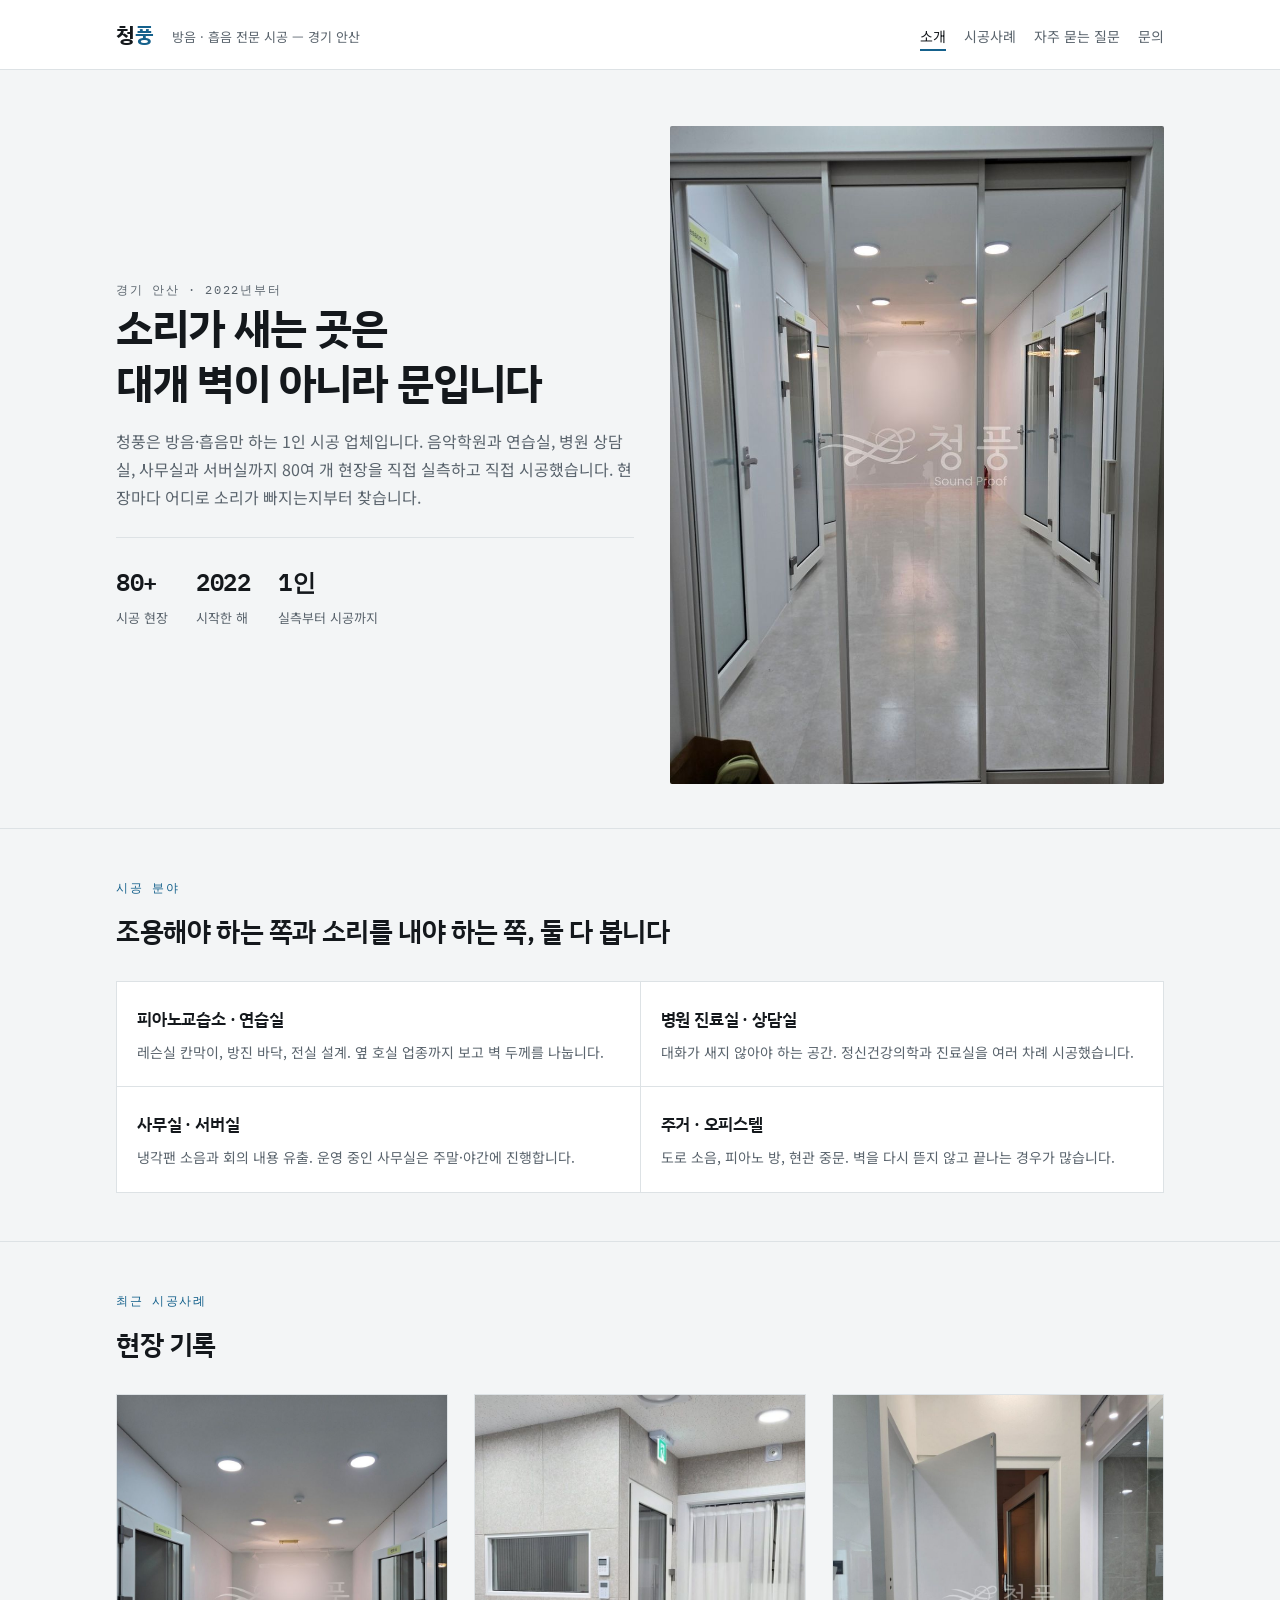
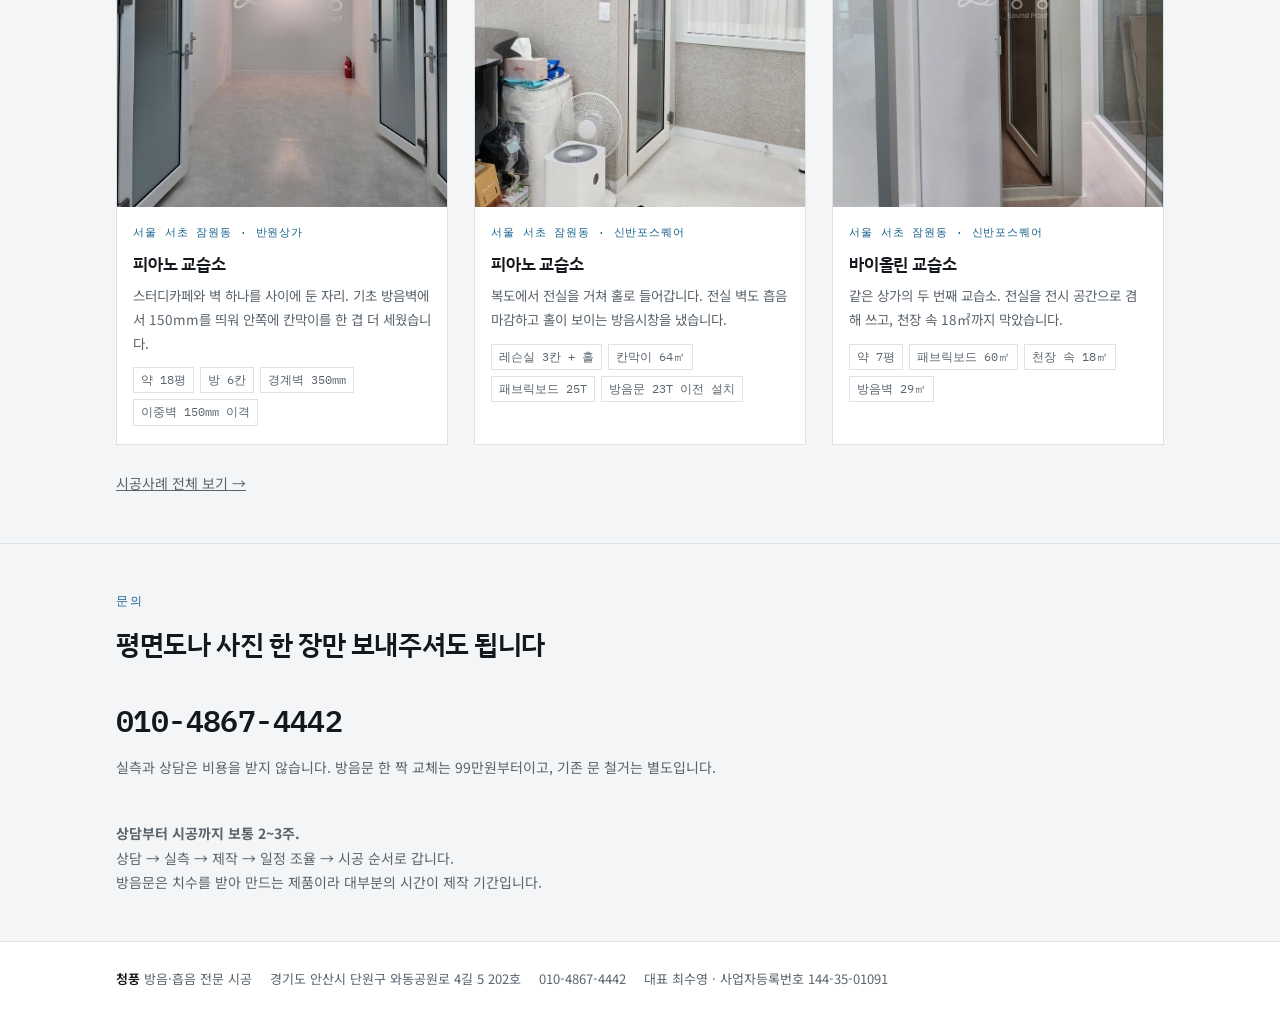
<file: index.html>
<!doctype html><html lang="ko"><head>
<meta charset="utf-8">
<meta name="viewport" content="width=device-width,initial-scale=1,viewport-fit=cover">
<title>청풍 방음 시공사례</title>
<link rel="canonical" href="https://chpoong.co.kr/">
<meta property="og:type" content="website">
<meta property="og:site_name" content="청풍">
<meta property="og:locale" content="ko_KR">
<meta property="og:title" content="청풍 방음 시공사례">
<meta property="og:description" content="경기 안산의 방음·흡음 전문 시공 업체 청풍. 피아노교습소·연습실·병원·서버실 80여 개 현장을 직접 실측하고 시공했습니다.">
<meta property="og:url" content="https://chpoong.co.kr/">
<meta property="og:image" content="https://chpoong.co.kr/img/banwon-hero.jpg">
<meta name="twitter:card" content="summary_large_image">
<meta name="description" content="경기 안산의 방음·흡음 전문 시공 업체 청풍. 피아노교습소·연습실·병원·서버실 80여 개 현장을 직접 실측하고 시공했습니다.">
<link rel="preconnect" href="https://fonts.googleapis.com">
<link rel="preconnect" href="https://fonts.gstatic.com" crossorigin>
<link rel="stylesheet" href="https://fonts.googleapis.com/css2?family=IBM+Plex+Mono:wght@400;600&family=IBM+Plex+Sans+KR:wght@400;600;700&family=Noto+Sans+KR:wght@400;500&display=swap">
<link rel="stylesheet" href="style.css">
<script type="application/ld+json">
{"@context":"https://schema.org","@type":"HomeAndConstructionBusiness",
"name":"청풍","url":"https://chpoong.co.kr/","image":"https://chpoong.co.kr/img/banwon-hero.jpg",
"description":"경기 안산에 있는 방음·흡음 전문 시공 업체. 2022년부터 음악학원, 연습실, 병원 상담실, 사무실, 서버실 등 80여 개 현장을 시공했습니다.",
"telephone":"+82-10-4867-4442","email":"chpoong22@gmail.com",
"address":{"@type":"PostalAddress","streetAddress":"단원구 와동공원로 4길 5 202호","addressLocality":"안산시","addressRegion":"경기도","addressCountry":"KR"},
"areaServed":["서울특별시","경기도","인천광역시"],
"knowsAbout":["방음공사","흡음공사","시스템 방음문","방진 바닥","피아노교습소 방음","서버실 방음"],
"foundingDate":"2022"}
</script>
</head><body>
<header class="site-head"><div class="wrap">
<a class="brand" href="index.html">청<span>풍</span></a>
<span class="tag">방음 · 흡음 전문 시공 — 경기 안산</span>
<nav class="nav"><a href="index.html" aria-current="page">소개</a><a href="works.html">시공사례</a><a href="faq.html">자주 묻는 질문</a><a href="#contact">문의</a></nav>
</div></header>

<div class="hero"><div class="wrap">
<div>
<p class="eyebrow">경기 안산 · 2022년부터</p>
<h1>소리가 새는 곳은<br>대개 벽이 아니라 문입니다</h1>
<p>청풍은 방음·흡음만 하는 1인 시공 업체입니다. 음악학원과 연습실, 병원 상담실,
사무실과 서버실까지 80여 개 현장을 직접 실측하고 직접 시공했습니다.
현장마다 어디로 소리가 빠지는지부터 찾습니다.</p>
<div class="facts">
<div><b>80+</b><span>시공 현장</span></div>
<div><b>2022</b><span>시작한 해</span></div>
<div><b>1인</b><span>실측부터 시공까지</span></div>
</div>
</div>
<figure><img src="img/banwon-hall.jpg" alt="완공된 피아노 교습소 복도와 3연동 중문" fetchpriority="high"></figure>
</div></div>

<section><div class="wrap">
<p class="eyebrow">시공 분야</p>
<h2>조용해야 하는 쪽과 소리를 내야 하는 쪽, 둘 다 봅니다</h2>
<div class="fields">
<div><h3>피아노교습소 · 연습실</h3><p>레슨실 칸막이, 방진 바닥, 전실 설계. 옆 호실 업종까지 보고 벽 두께를 나눕니다.</p></div>
<div><h3>병원 진료실 · 상담실</h3><p>대화가 새지 않아야 하는 공간. 정신건강의학과 진료실을 여러 차례 시공했습니다.</p></div>
<div><h3>사무실 · 서버실</h3><p>냉각팬 소음과 회의 내용 유출. 운영 중인 사무실은 주말·야간에 진행합니다.</p></div>
<div><h3>주거 · 오피스텔</h3><p>도로 소음, 피아노 방, 현관 중문. 벽을 다시 뜯지 않고 끝나는 경우가 많습니다.</p></div>
</div>
</div></section>

<section><div class="wrap">
<p class="eyebrow">최근 시공사례</p>
<h2>현장 기록</h2>
<div class="cases"><a class="case" href="case-banwon.html"><img src="img/banwon-hero.jpg" alt="피아노 교습소 시공 사진" loading="lazy">
<div class="body"><p class="where">서울 서초 잠원동 · 반원상가</p><h3>피아노 교습소</h3>
<p>스터디카페와 벽 하나를 사이에 둔 자리. 기초 방음벽에서 150mm를 띄워 안쪽에 칸막이를 한 겹 더 세웠습니다.</p><ul><li>약 18평</li><li>방 6칸</li><li>경계벽 350mm</li><li>이중벽 150mm 이격</li></ul></div></a><a class="case" href="case-thepiano.html"><img src="img/thepiano.jpg" alt="피아노 교습소 시공 사진" loading="lazy">
<div class="body"><p class="where">서울 서초 잠원동 · 신반포스퀘어</p><h3>피아노 교습소</h3>
<p>복도에서 전실을 거쳐 홀로 들어갑니다. 전실 벽도 흡음 마감하고 홀이 보이는 방음시창을 냈습니다.</p><ul><li>레슨실 3칸 + 홀</li><li>칸막이 64㎡</li><li>패브릭보드 25T</li><li>방음문 23T 이전 설치</li></ul></div></a><a class="case" href="case-violin.html"><img src="img/violin.jpg" alt="바이올린 교습소 시공 사진" loading="lazy">
<div class="body"><p class="where">서울 서초 잠원동 · 신반포스퀘어</p><h3>바이올린 교습소</h3>
<p>같은 상가의 두 번째 교습소. 전실을 전시 공간으로 겸해 쓰고, 천장 속 18㎡까지 막았습니다.</p><ul><li>약 7평</li><li>패브릭보드 60㎡</li><li>천장 속 18㎡</li><li>방음벽 29㎡</li></ul></div></a></div>
<p class="note" style="margin-top:26px"><a href="works.html">시공사례 전체 보기 →</a></p>
</div></section>

<section class="contact" id="contact"><div class="wrap">
<p class="eyebrow">문의</p>
<h2>평면도나 사진 한 장만 보내주셔도 됩니다</h2>
<div class="row">
<div><p class="tel">010-4867-4442</p>
<p class="note">실측과 상담은 비용을 받지 않습니다. 방음문 한 짝 교체는 99만원부터이고, 기존 문 철거는 별도입니다.</p></div>
<div><p class="note"><b>상담부터 시공까지 보통 2~3주.</b><br>
상담 → 실측 → 제작 → 일정 조율 → 시공 순서로 갑니다.<br>
방음문은 치수를 받아 만드는 제품이라 대부분의 시간이 제작 기간입니다.</p></div>
</div></div></section>
<footer><div class="wrap">
<span><b>청풍</b> 방음·흡음 전문 시공</span>
<span>경기도 안산시 단원구 와동공원로 4길 5 202호</span>
<span>010-4867-4442</span>
<span>대표 최수영 · 사업자등록번호 144-35-01091</span>
</div></footer>
</body></html>
</file>
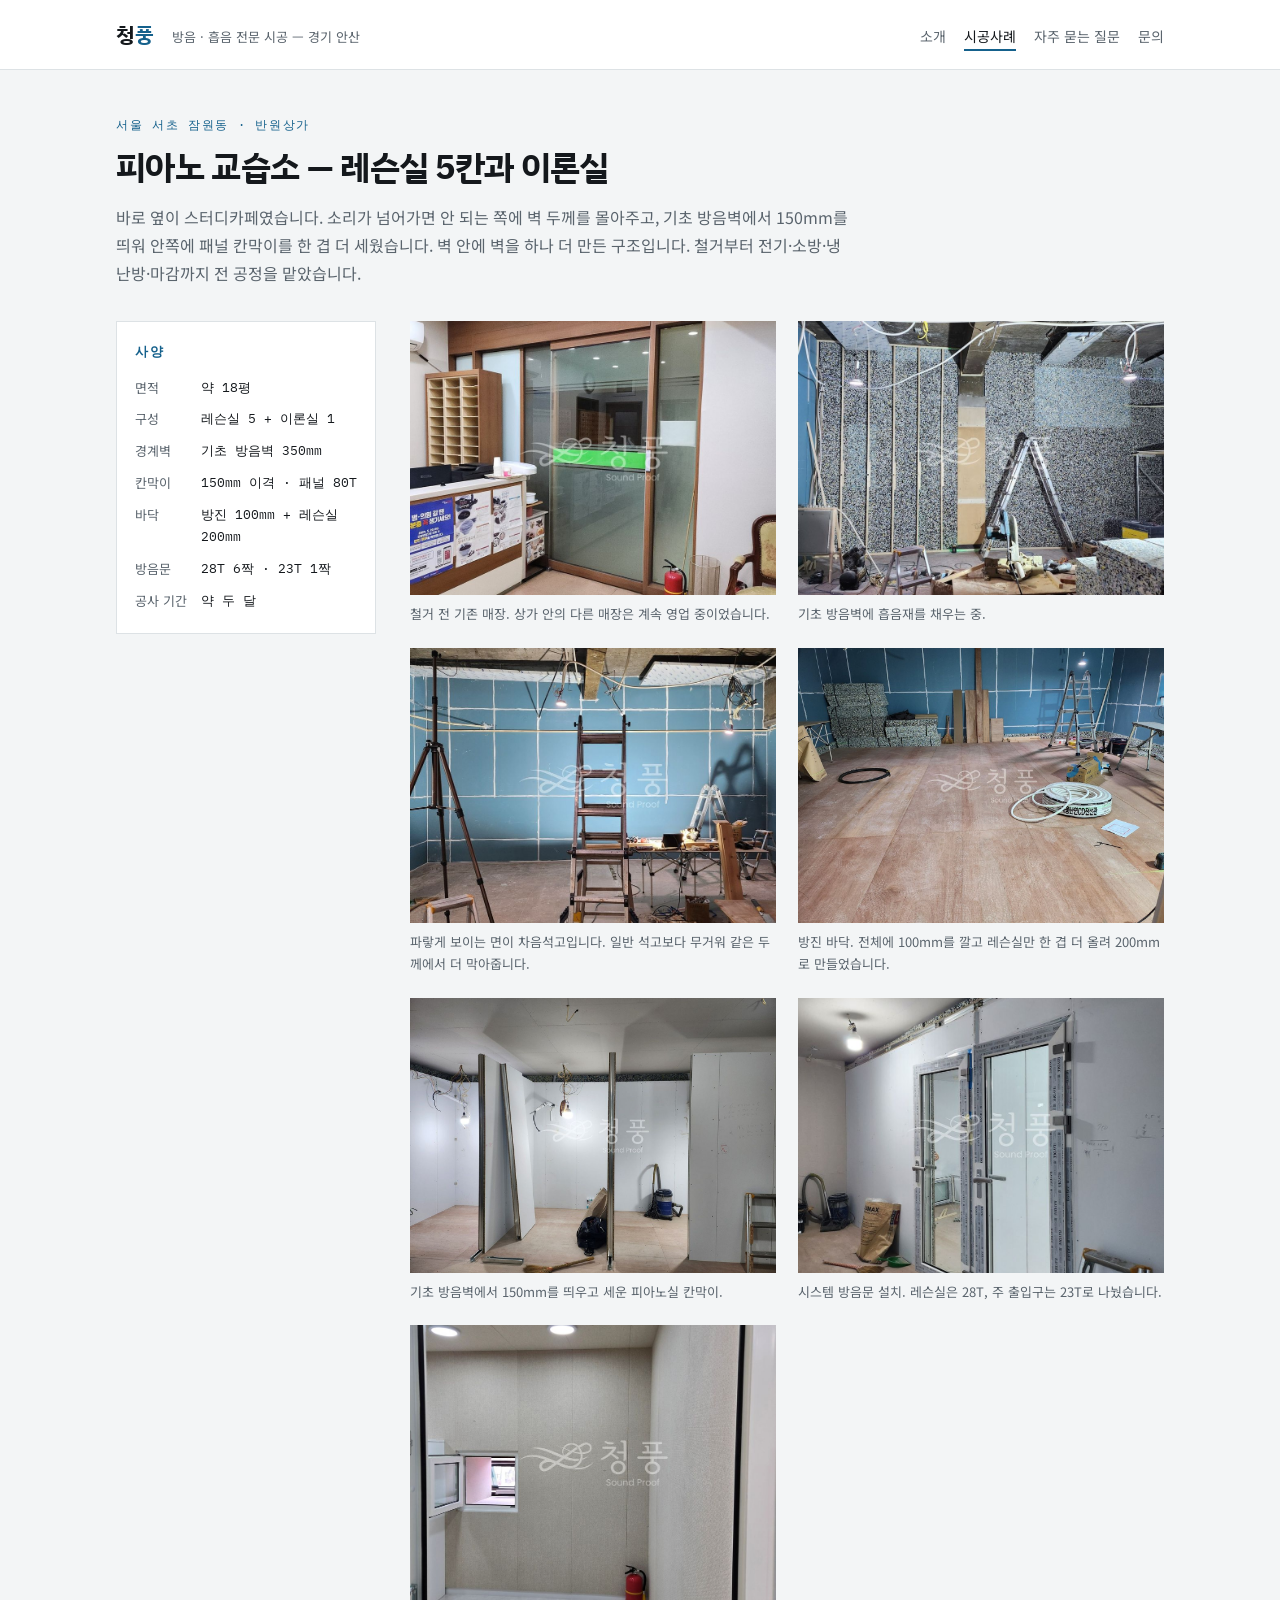
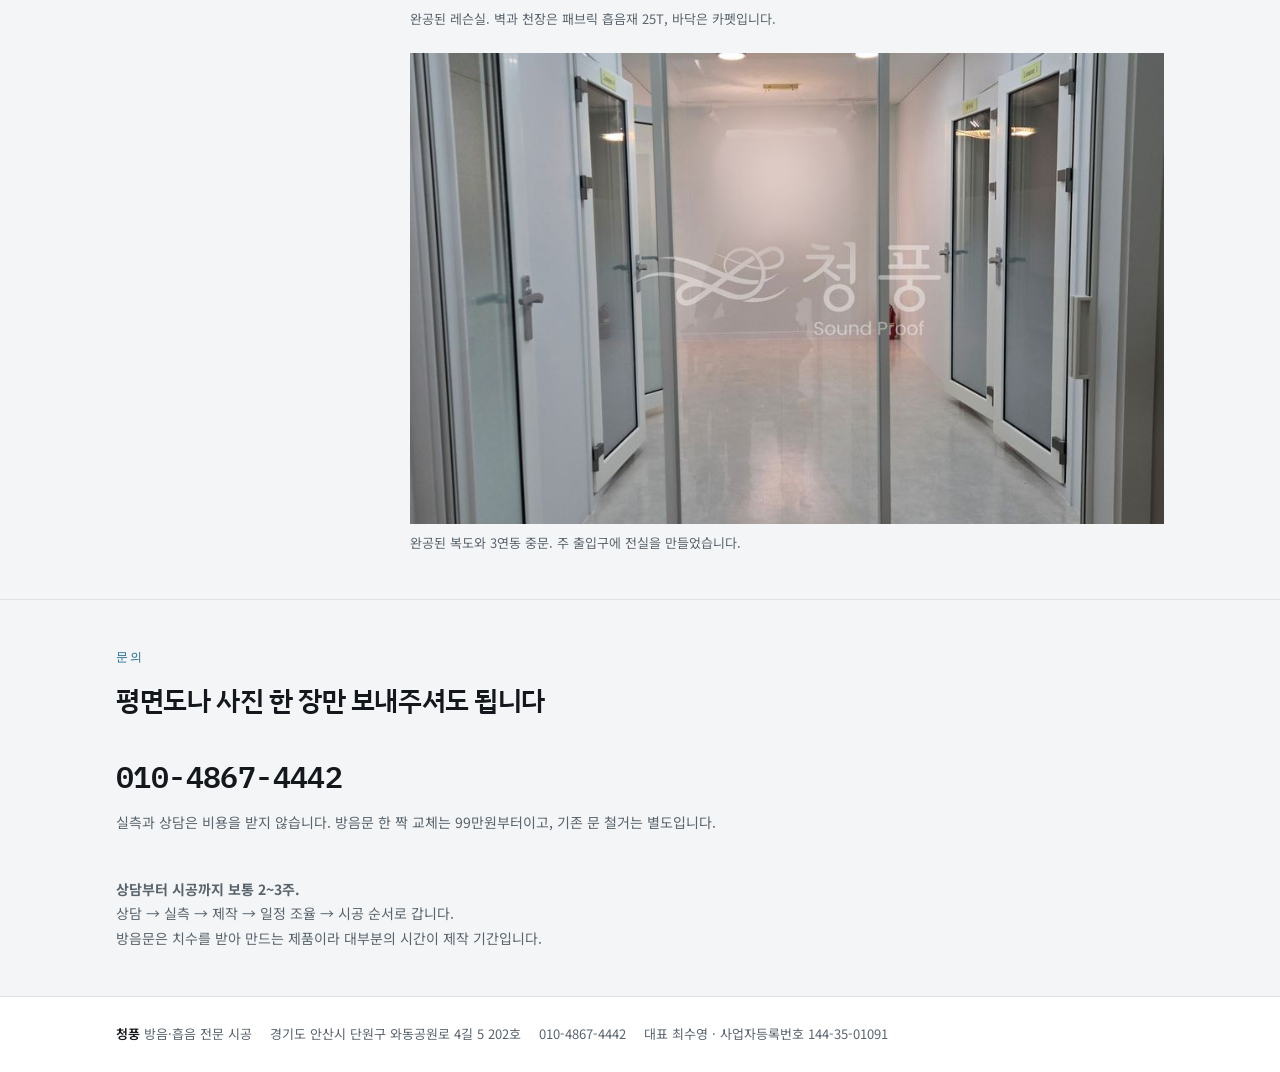
<file: case-banwon.html>
<!doctype html><html lang="ko"><head>
<meta charset="utf-8">
<meta name="viewport" content="width=device-width,initial-scale=1,viewport-fit=cover">
<meta name="claude:viewport-fit-sides" content="cover">
<title>잠원동 피아노 교습소 — 청풍 시공사례</title>
<link rel="canonical" href="https://chpoong.co.kr/case-banwon.html">
<meta property="og:type" content="website">
<meta property="og:site_name" content="청풍">
<meta property="og:locale" content="ko_KR">
<meta property="og:title" content="잠원동 피아노 교습소 — 청풍 시공사례">
<meta property="og:description" content="서울 서초구 잠원동 반원상가 피아노 교습소. 기초 방음벽 350mm와 150mm 이격 이중벽.">
<meta property="og:url" content="https://chpoong.co.kr/case-banwon.html">
<meta property="og:image" content="https://chpoong.co.kr/img/banwon-hero.jpg">
<meta name="twitter:card" content="summary_large_image">
<meta name="description" content="서울 서초구 잠원동 반원상가 피아노 교습소. 기초 방음벽 350mm와 150mm 이격 이중벽.">
<link rel="preconnect" href="https://fonts.googleapis.com">
<link rel="preconnect" href="https://fonts.gstatic.com" crossorigin>
<link rel="stylesheet" href="https://fonts.googleapis.com/css2?family=IBM+Plex+Mono:wght@400;600&family=IBM+Plex+Sans+KR:wght@400;600;700&family=Noto+Sans+KR:wght@400;500&display=swap">
<link rel="stylesheet" href="style.css">

</head><body>
<header class="site-head"><div class="wrap">
<a class="brand" href="index.html">청<span>풍</span></a>
<span class="tag">방음 · 흡음 전문 시공 — 경기 안산</span>
<nav class="nav"><a href="index.html">소개</a><a href="works.html" aria-current="page">시공사례</a><a href="faq.html">자주 묻는 질문</a><a href="#contact">문의</a></nav>
</div></header>
<div class="detail"><div class="wrap">
<p class="eyebrow">서울 서초 잠원동 · 반원상가</p>
<h1>피아노 교습소 — 레슨실 5칸과 이론실</h1>
<p class="lead">바로 옆이 스터디카페였습니다. 소리가 넘어가면 안 되는 쪽에 벽 두께를 몰아주고,
기초 방음벽에서 150mm를 띄워 안쪽에 패널 칸막이를 한 겹 더 세웠습니다.
벽 안에 벽을 하나 더 만든 구조입니다. 철거부터 전기·소방·냉난방·마감까지 전 공정을 맡았습니다.</p>
<div class="split">
<aside class="spec">
<h2>사양</h2>
<dl>
<dt>면적</dt><dd>약 18평</dd>
<dt>구성</dt><dd>레슨실 5 + 이론실 1</dd>
<dt>경계벽</dt><dd>기초 방음벽 350mm</dd>
<dt>칸막이</dt><dd>150mm 이격 · 패널 80T</dd>
<dt>바닥</dt><dd>방진 100mm + 레슨실 200mm</dd>
<dt>방음문</dt><dd>28T 6짝 · 23T 1짝</dd>
<dt>공사 기간</dt><dd>약 두 달</dd>
</dl>
</aside>
<div class="shots"><figure><img src="img/banwon-before.jpg" alt="철거 전 기존 매장. 상가 안의 다른 매장은 계속 영업 중이었습니다." loading="lazy"><figcaption>철거 전 기존 매장. 상가 안의 다른 매장은 계속 영업 중이었습니다.</figcaption></figure><figure><img src="img/banwon-wool.jpg" alt="기초 방음벽에 흡음재를 채우는 중." loading="lazy"><figcaption>기초 방음벽에 흡음재를 채우는 중.</figcaption></figure><figure><img src="img/banwon-gypsum.jpg" alt="파랗게 보이는 면이 차음석고입니다. 일반 석고보다 무거워 같은 두께에서 더 막아줍니다." loading="lazy"><figcaption>파랗게 보이는 면이 차음석고입니다. 일반 석고보다 무거워 같은 두께에서 더 막아줍니다.</figcaption></figure><figure><img src="img/banwon-floor.jpg" alt="방진 바닥. 전체에 100mm를 깔고 레슨실만 한 겹 더 올려 200mm로 만들었습니다." loading="lazy"><figcaption>방진 바닥. 전체에 100mm를 깔고 레슨실만 한 겹 더 올려 200mm로 만들었습니다.</figcaption></figure><figure><img src="img/banwon-panel.jpg" alt="기초 방음벽에서 150mm를 띄우고 세운 피아노실 칸막이." loading="lazy"><figcaption>기초 방음벽에서 150mm를 띄우고 세운 피아노실 칸막이.</figcaption></figure><figure><img src="img/banwon-door.jpg" alt="시스템 방음문 설치. 레슨실은 28T, 주 출입구는 23T로 나눴습니다." loading="lazy"><figcaption>시스템 방음문 설치. 레슨실은 28T, 주 출입구는 23T로 나눴습니다.</figcaption></figure><figure><img src="img/banwon-room.jpg" alt="완공된 레슨실. 벽과 천장은 패브릭 흡음재 25T, 바닥은 카펫입니다." loading="lazy"><figcaption>완공된 레슨실. 벽과 천장은 패브릭 흡음재 25T, 바닥은 카펫입니다.</figcaption></figure><figure class="wide"><img src="img/banwon-hall.jpg" alt="완공된 복도와 3연동 중문. 주 출입구에 전실을 만들었습니다." loading="lazy"><figcaption>완공된 복도와 3연동 중문. 주 출입구에 전실을 만들었습니다.</figcaption></figure></div>
</div>
</div></div>
<section class="contact" id="contact"><div class="wrap">
<p class="eyebrow">문의</p>
<h2>평면도나 사진 한 장만 보내주셔도 됩니다</h2>
<div class="row">
<div><p class="tel">010-4867-4442</p>
<p class="note">실측과 상담은 비용을 받지 않습니다. 방음문 한 짝 교체는 99만원부터이고, 기존 문 철거는 별도입니다.</p></div>
<div><p class="note"><b>상담부터 시공까지 보통 2~3주.</b><br>
상담 → 실측 → 제작 → 일정 조율 → 시공 순서로 갑니다.<br>
방음문은 치수를 받아 만드는 제품이라 대부분의 시간이 제작 기간입니다.</p></div>
</div></div></section>
<footer><div class="wrap">
<span><b>청풍</b> 방음·흡음 전문 시공</span>
<span>경기도 안산시 단원구 와동공원로 4길 5 202호</span>
<span>010-4867-4442</span>
<span>대표 최수영 · 사업자등록번호 144-35-01091</span>
</div></footer>
</body></html>
</file>
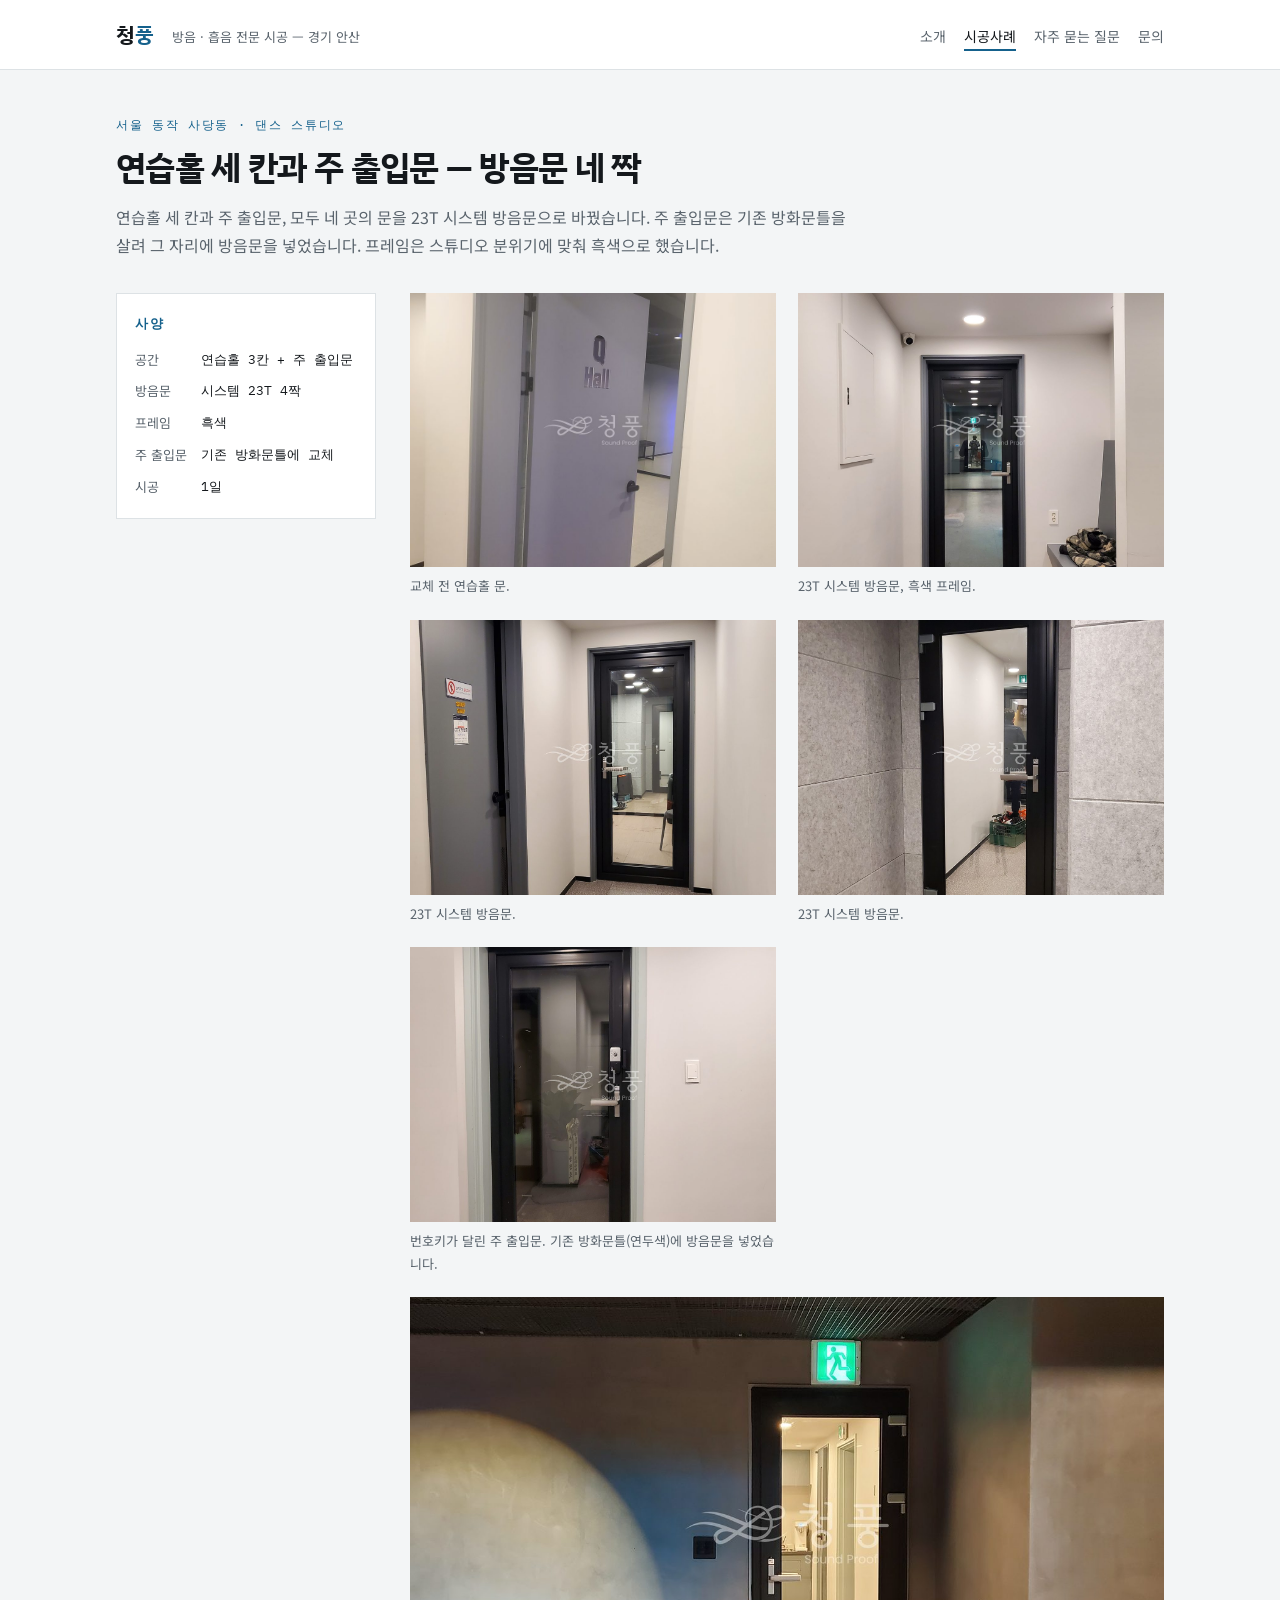
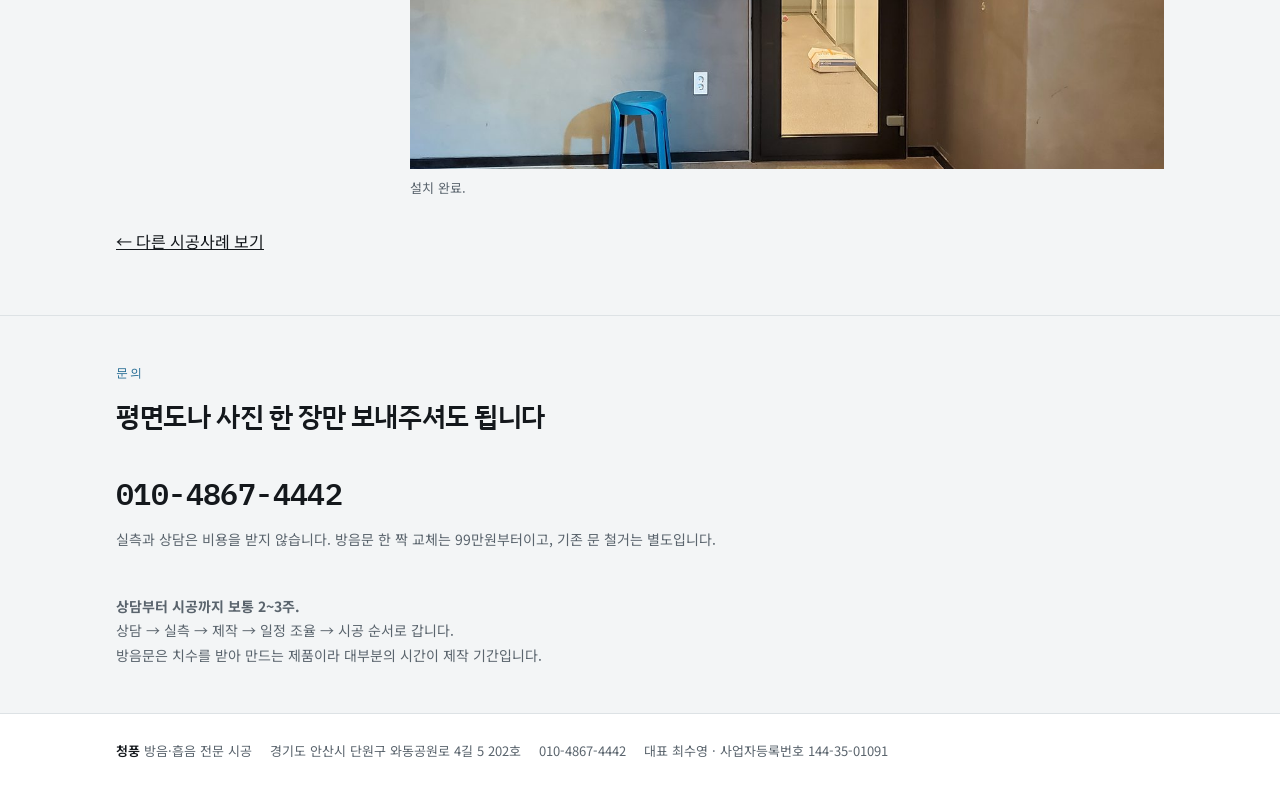
<file: case-dance.html>
<!doctype html><html lang="ko"><head>
<meta charset="utf-8">
<meta name="viewport" content="width=device-width,initial-scale=1,viewport-fit=cover">
<meta name="claude:viewport-fit-sides" content="cover">
<title>사당동 댄스 스튜디오 — 청풍 시공사례</title>
<link rel="canonical" href="https://chpoong.co.kr/case-dance.html">
<meta property="og:type" content="website">
<meta property="og:site_name" content="청풍">
<meta property="og:locale" content="ko_KR">
<meta property="og:title" content="사당동 댄스 스튜디오 — 청풍 시공사례">
<meta property="og:description" content="연습홀 세 칸과 주 출입문, 23T 시스템 방음문 네 짝을 하루에 바꿨습니다.">
<meta property="og:url" content="https://chpoong.co.kr/case-dance.html">
<meta property="og:image" content="https://chpoong.co.kr/img/dance.jpg">
<meta name="twitter:card" content="summary_large_image">
<meta name="description" content="연습홀 세 칸과 주 출입문, 23T 시스템 방음문 네 짝을 하루에 바꿨습니다.">
<link rel="preconnect" href="https://fonts.googleapis.com">
<link rel="preconnect" href="https://fonts.gstatic.com" crossorigin>
<link rel="stylesheet" href="https://fonts.googleapis.com/css2?family=IBM+Plex+Mono:wght@400;600&family=IBM+Plex+Sans+KR:wght@400;600;700&family=Noto+Sans+KR:wght@400;500&display=swap">
<link rel="stylesheet" href="style.css">

</head><body>
<header class="site-head"><div class="wrap">
<a class="brand" href="index.html">청<span>풍</span></a>
<span class="tag">방음 · 흡음 전문 시공 — 경기 안산</span>
<nav class="nav"><a href="index.html">소개</a><a href="works.html" aria-current="page">시공사례</a><a href="faq.html">자주 묻는 질문</a><a href="#contact">문의</a></nav>
</div></header>
<div class="detail"><div class="wrap">
<p class="eyebrow">서울 동작 사당동 · 댄스 스튜디오</p>
<h1>연습홀 세 칸과 주 출입문 — 방음문 네 짝</h1>
<p class="lead">연습홀 세 칸과 주 출입문, 모두 네 곳의 문을 23T 시스템 방음문으로 바꿨습니다.
주 출입문은 기존 방화문틀을 살려 그 자리에 방음문을 넣었습니다. 프레임은 스튜디오 분위기에 맞춰 흑색으로 했습니다.</p>
<div class="split">
<aside class="spec">
<h2>사양</h2>
<dl>
<dt>공간</dt><dd>연습홀 3칸 + 주 출입문</dd>
<dt>방음문</dt><dd>시스템 23T 4짝</dd>
<dt>프레임</dt><dd>흑색</dd>
<dt>주 출입문</dt><dd>기존 방화문틀에 교체</dd>
<dt>시공</dt><dd>1일</dd>
</dl>
</aside>
<div class="shots"><figure><img src="img/dance-before.jpg" alt="교체 전 연습홀 문." loading="lazy"><figcaption>교체 전 연습홀 문.</figcaption></figure><figure><img src="img/dance-hall1.jpg" alt="23T 시스템 방음문, 흑색 프레임." loading="lazy"><figcaption>23T 시스템 방음문, 흑색 프레임.</figcaption></figure><figure><img src="img/dance-hall2.jpg" alt="23T 시스템 방음문." loading="lazy"><figcaption>23T 시스템 방음문.</figcaption></figure><figure><img src="img/dance-hall3.jpg" alt="23T 시스템 방음문." loading="lazy"><figcaption>23T 시스템 방음문.</figcaption></figure><figure><img src="img/dance-main.jpg" alt="번호키가 달린 주 출입문. 기존 방화문틀(연두색)에 방음문을 넣었습니다." loading="lazy"><figcaption>번호키가 달린 주 출입문. 기존 방화문틀(연두색)에 방음문을 넣었습니다.</figcaption></figure><figure class="wide"><img src="img/dance-inside.jpg" alt="설치 완료." loading="lazy"><figcaption>설치 완료.</figcaption></figure></div>
</div>
<p style="margin-top:28px"><a href="works.html">← 다른 시공사례 보기</a></p>
</div></div>
<section class="contact" id="contact"><div class="wrap">
<p class="eyebrow">문의</p>
<h2>평면도나 사진 한 장만 보내주셔도 됩니다</h2>
<div class="row">
<div><p class="tel">010-4867-4442</p>
<p class="note">실측과 상담은 비용을 받지 않습니다. 방음문 한 짝 교체는 99만원부터이고, 기존 문 철거는 별도입니다.</p></div>
<div><p class="note"><b>상담부터 시공까지 보통 2~3주.</b><br>
상담 → 실측 → 제작 → 일정 조율 → 시공 순서로 갑니다.<br>
방음문은 치수를 받아 만드는 제품이라 대부분의 시간이 제작 기간입니다.</p></div>
</div></div></section>
<footer><div class="wrap">
<span><b>청풍</b> 방음·흡음 전문 시공</span>
<span>경기도 안산시 단원구 와동공원로 4길 5 202호</span>
<span>010-4867-4442</span>
<span>대표 최수영 · 사업자등록번호 144-35-01091</span>
</div></footer>
</body></html>
</file>
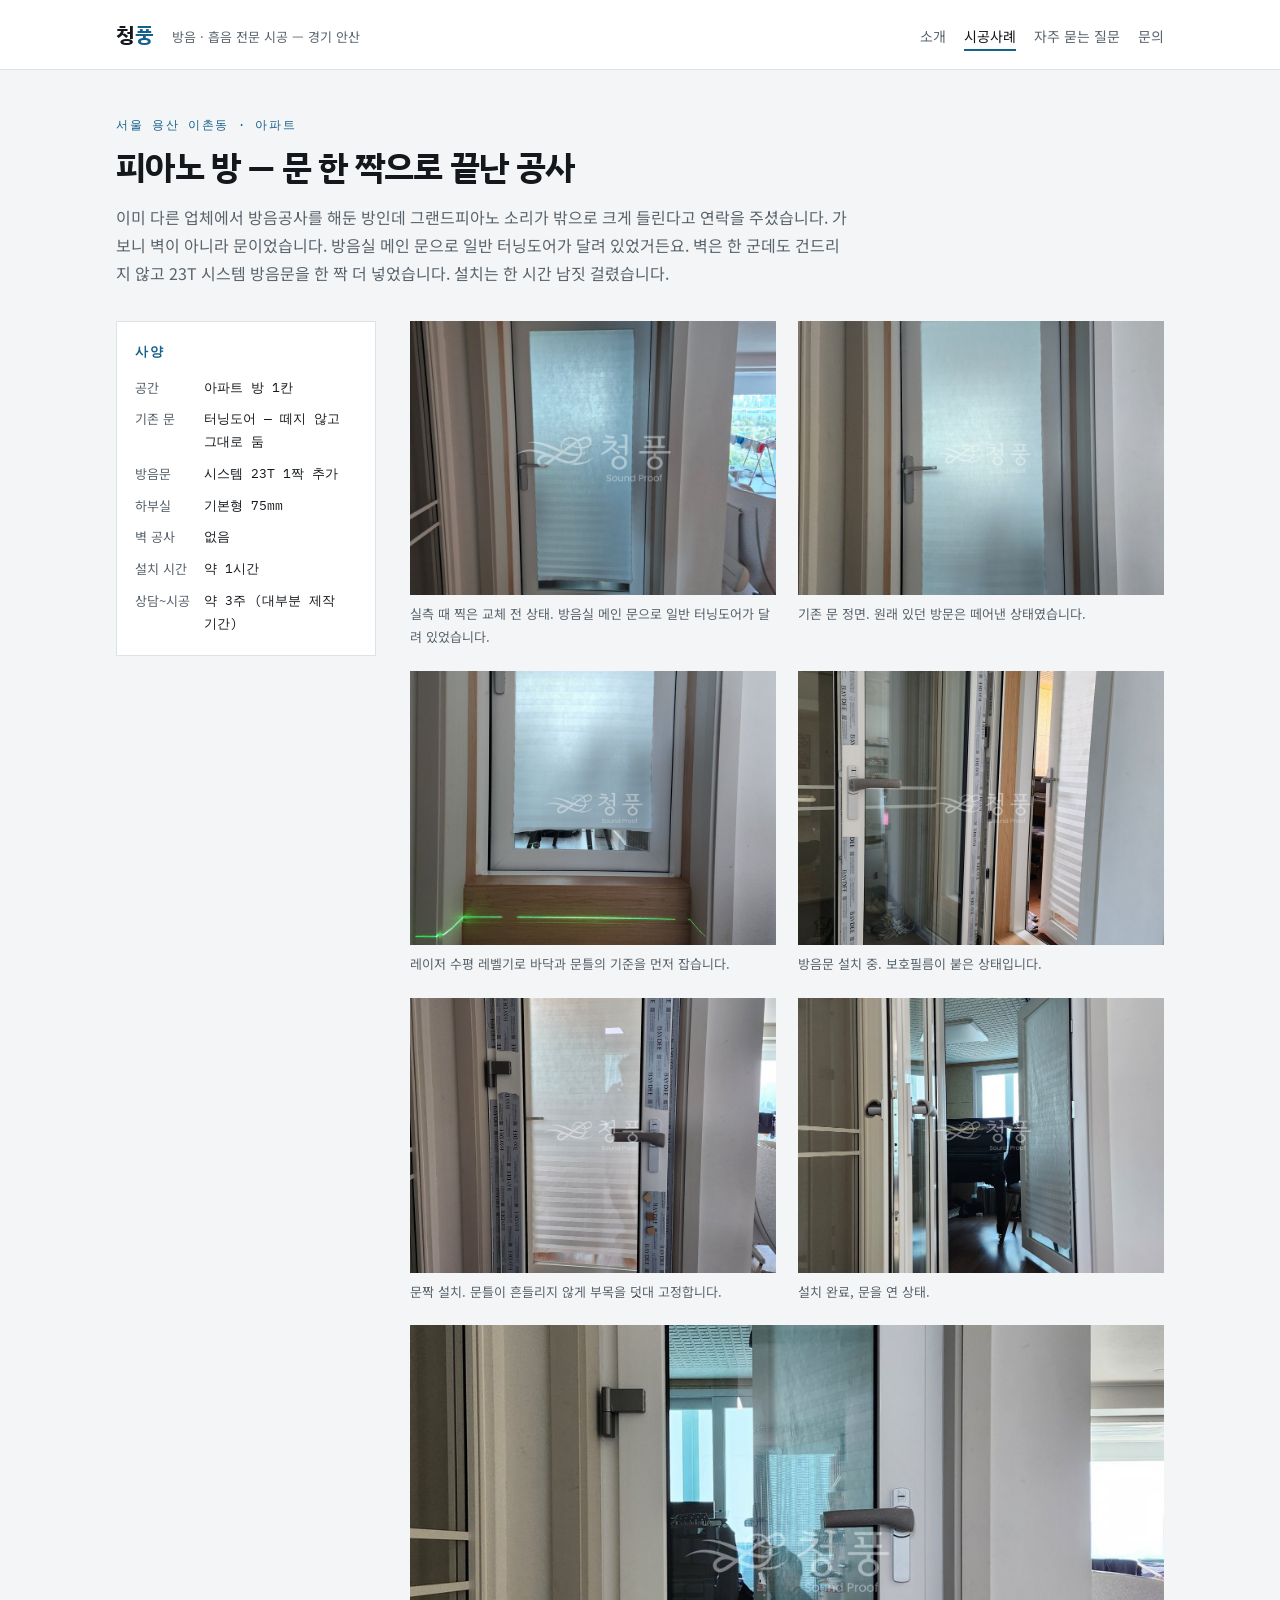
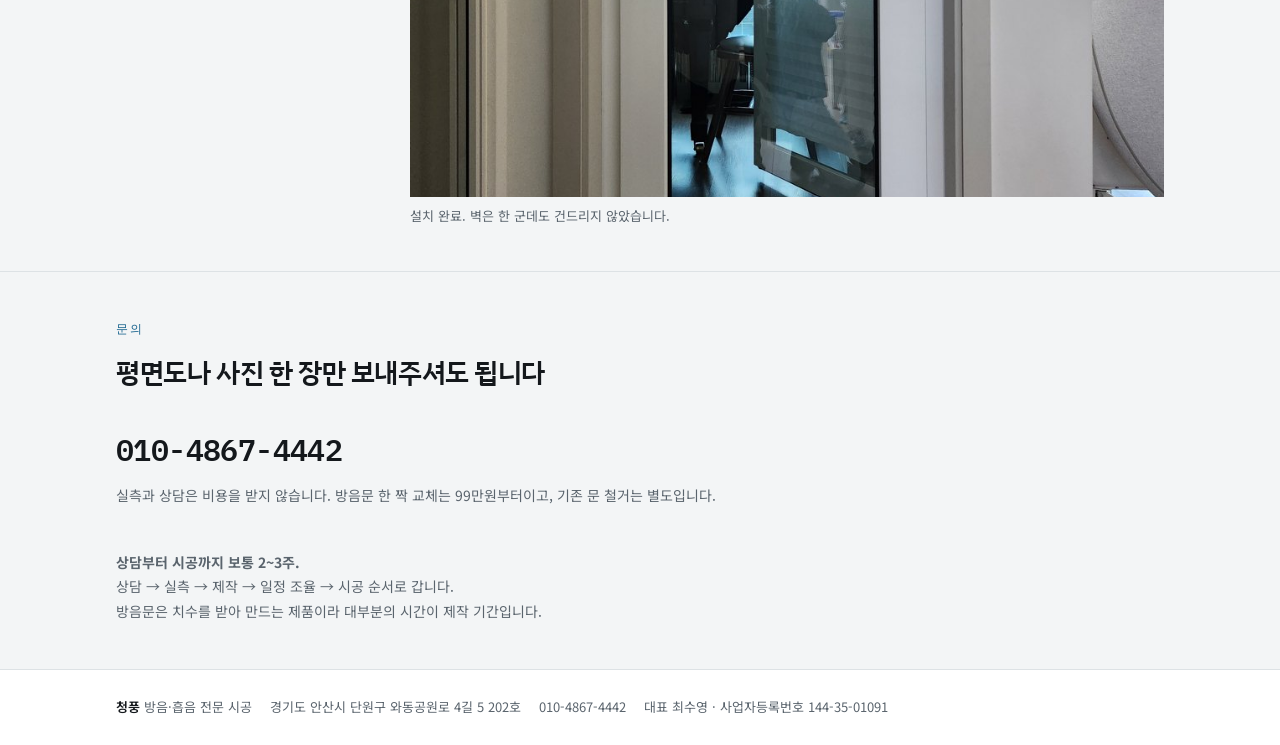
<file: case-ichon.html>
<!doctype html><html lang="ko"><head>
<meta charset="utf-8">
<meta name="viewport" content="width=device-width,initial-scale=1,viewport-fit=cover">
<meta name="claude:viewport-fit-sides" content="cover">
<title>이촌동 아파트 피아노 방 — 청풍 시공사례</title>
<link rel="canonical" href="https://chpoong.co.kr/case-ichon.html">
<meta property="og:type" content="website">
<meta property="og:site_name" content="청풍">
<meta property="og:locale" content="ko_KR">
<meta property="og:title" content="이촌동 아파트 피아노 방 — 청풍 시공사례">
<meta property="og:description" content="이미 방음공사를 한 방인데 소리가 샜습니다. 벽은 두고 23T 시스템 방음문을 한 짝 더 넣었습니다.">
<meta property="og:url" content="https://chpoong.co.kr/case-ichon.html">
<meta property="og:image" content="https://chpoong.co.kr/img/ichon.jpg">
<meta name="twitter:card" content="summary_large_image">
<meta name="description" content="이미 방음공사를 한 방인데 소리가 샜습니다. 벽은 두고 23T 시스템 방음문을 한 짝 더 넣었습니다.">
<link rel="preconnect" href="https://fonts.googleapis.com">
<link rel="preconnect" href="https://fonts.gstatic.com" crossorigin>
<link rel="stylesheet" href="https://fonts.googleapis.com/css2?family=IBM+Plex+Mono:wght@400;600&family=IBM+Plex+Sans+KR:wght@400;600;700&family=Noto+Sans+KR:wght@400;500&display=swap">
<link rel="stylesheet" href="style.css">

</head><body>
<header class="site-head"><div class="wrap">
<a class="brand" href="index.html">청<span>풍</span></a>
<span class="tag">방음 · 흡음 전문 시공 — 경기 안산</span>
<nav class="nav"><a href="index.html">소개</a><a href="works.html" aria-current="page">시공사례</a><a href="faq.html">자주 묻는 질문</a><a href="#contact">문의</a></nav>
</div></header>
<div class="detail"><div class="wrap">
<p class="eyebrow">서울 용산 이촌동 · 아파트</p>
<h1>피아노 방 — 문 한 짝으로 끝난 공사</h1>
<p class="lead">이미 다른 업체에서 방음공사를 해둔 방인데 그랜드피아노 소리가 밖으로 크게 들린다고 연락을 주셨습니다.
가보니 벽이 아니라 문이었습니다. 방음실 메인 문으로 일반 터닝도어가 달려 있었거든요.
벽은 한 군데도 건드리지 않고 23T 시스템 방음문을 한 짝 더 넣었습니다. 설치는 한 시간 남짓 걸렸습니다.</p>
<div class="split">
<aside class="spec">
<h2>사양</h2>
<dl>
<dt>공간</dt><dd>아파트 방 1칸</dd>
<dt>기존 문</dt><dd>터닝도어 — 떼지 않고 그대로 둠</dd>
<dt>방음문</dt><dd>시스템 23T 1짝 추가</dd>
<dt>하부실</dt><dd>기본형 75mm</dd>
<dt>벽 공사</dt><dd>없음</dd>
<dt>설치 시간</dt><dd>약 1시간</dd>
<dt>상담~시공</dt><dd>약 3주 (대부분 제작 기간)</dd>
</dl>
</aside>
<div class="shots"><figure><img src="img/ichon-before.jpg" alt="실측 때 찍은 교체 전 상태. 방음실 메인 문으로 일반 터닝도어가 달려 있었습니다." loading="lazy"><figcaption>실측 때 찍은 교체 전 상태. 방음실 메인 문으로 일반 터닝도어가 달려 있었습니다.</figcaption></figure><figure><img src="img/ichon-old.jpg" alt="기존 문 정면. 원래 있던 방문은 떼어낸 상태였습니다." loading="lazy"><figcaption>기존 문 정면. 원래 있던 방문은 떼어낸 상태였습니다.</figcaption></figure><figure><img src="img/ichon-level.jpg" alt="레이저 수평 레벨기로 바닥과 문틀의 기준을 먼저 잡습니다." loading="lazy"><figcaption>레이저 수평 레벨기로 바닥과 문틀의 기준을 먼저 잡습니다.</figcaption></figure><figure><img src="img/ichon-install.jpg" alt="방음문 설치 중. 보호필름이 붙은 상태입니다." loading="lazy"><figcaption>방음문 설치 중. 보호필름이 붙은 상태입니다.</figcaption></figure><figure><img src="img/ichon-leaf.jpg" alt="문짝 설치. 문틀이 흔들리지 않게 부목을 덧대 고정합니다." loading="lazy"><figcaption>문짝 설치. 문틀이 흔들리지 않게 부목을 덧대 고정합니다.</figcaption></figure><figure><img src="img/ichon-open.jpg" alt="설치 완료, 문을 연 상태." loading="lazy"><figcaption>설치 완료, 문을 연 상태.</figcaption></figure><figure class="wide"><img src="img/ichon.jpg" alt="설치 완료. 벽은 한 군데도 건드리지 않았습니다." loading="lazy"><figcaption>설치 완료. 벽은 한 군데도 건드리지 않았습니다.</figcaption></figure></div>
</div>
</div></div>
<section class="contact" id="contact"><div class="wrap">
<p class="eyebrow">문의</p>
<h2>평면도나 사진 한 장만 보내주셔도 됩니다</h2>
<div class="row">
<div><p class="tel">010-4867-4442</p>
<p class="note">실측과 상담은 비용을 받지 않습니다. 방음문 한 짝 교체는 99만원부터이고, 기존 문 철거는 별도입니다.</p></div>
<div><p class="note"><b>상담부터 시공까지 보통 2~3주.</b><br>
상담 → 실측 → 제작 → 일정 조율 → 시공 순서로 갑니다.<br>
방음문은 치수를 받아 만드는 제품이라 대부분의 시간이 제작 기간입니다.</p></div>
</div></div></section>
<footer><div class="wrap">
<span><b>청풍</b> 방음·흡음 전문 시공</span>
<span>경기도 안산시 단원구 와동공원로 4길 5 202호</span>
<span>010-4867-4442</span>
<span>대표 최수영 · 사업자등록번호 144-35-01091</span>
</div></footer>
</body></html>
</file>
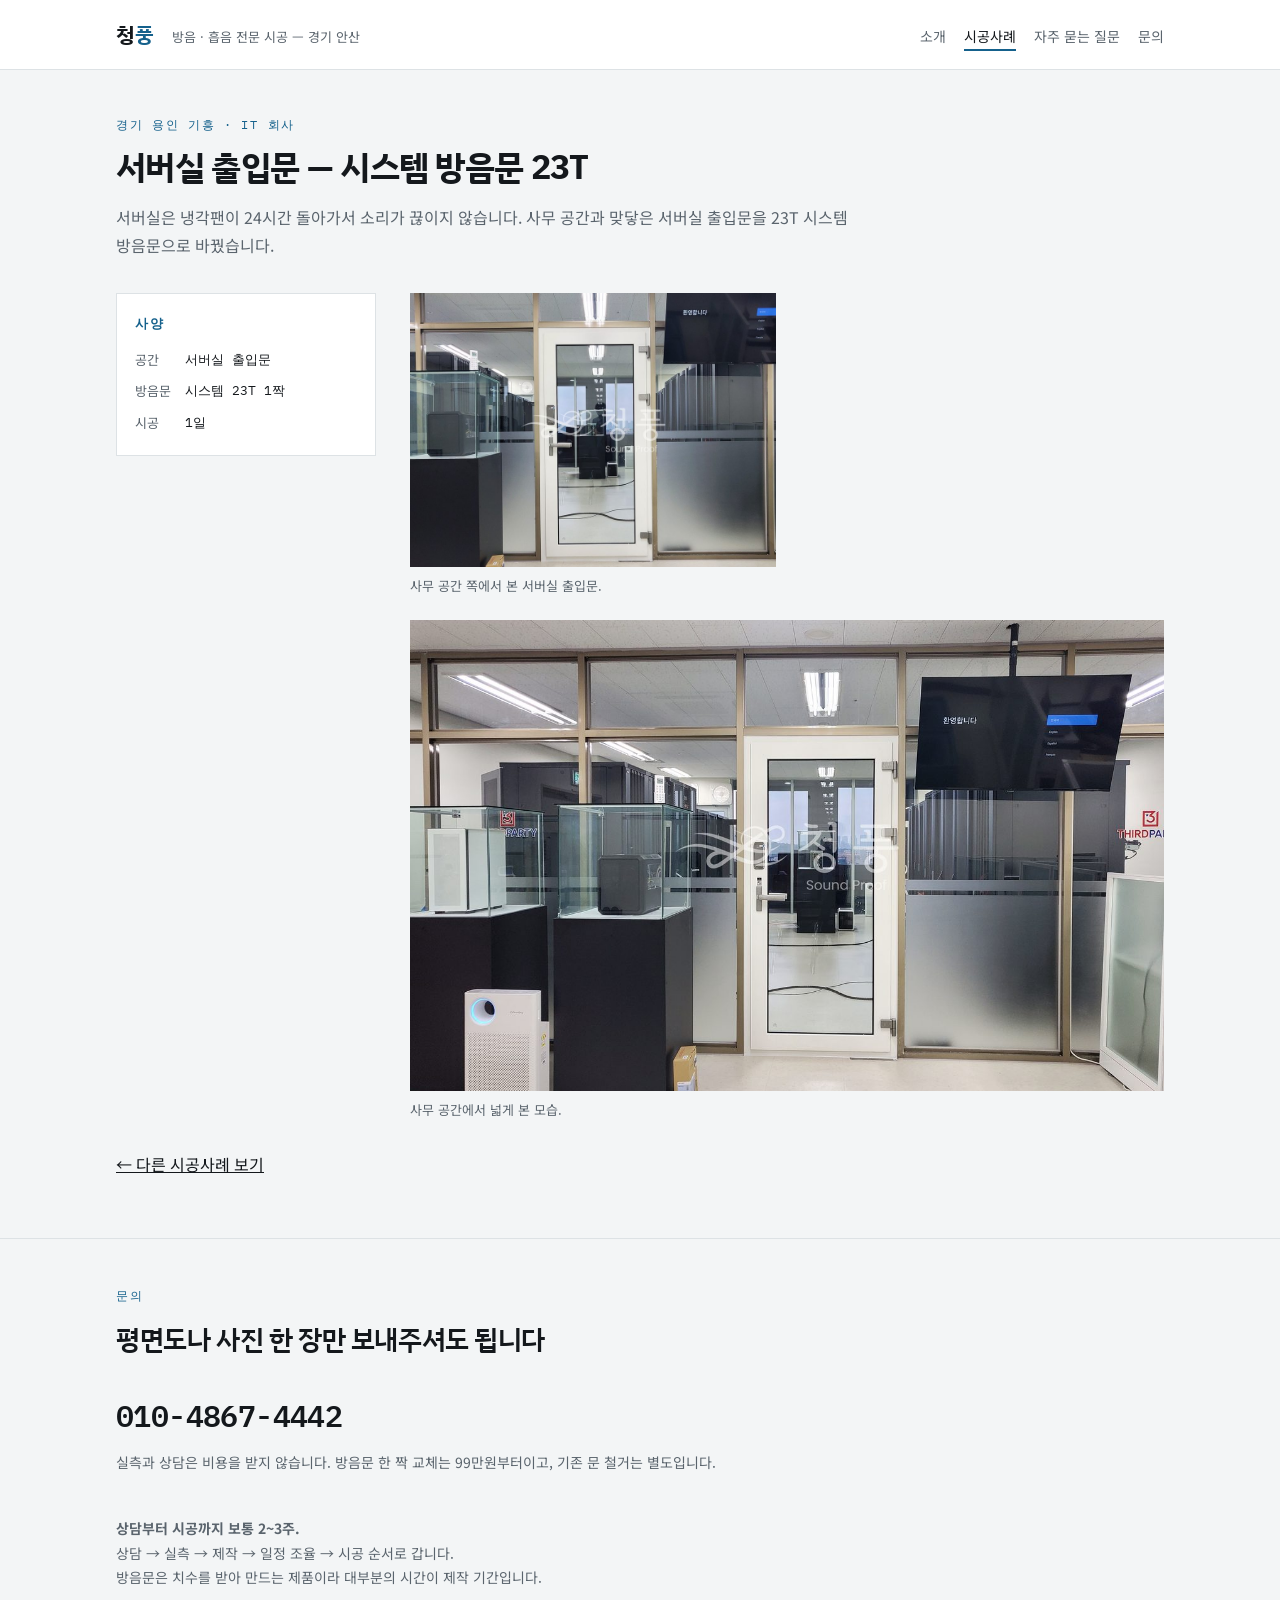
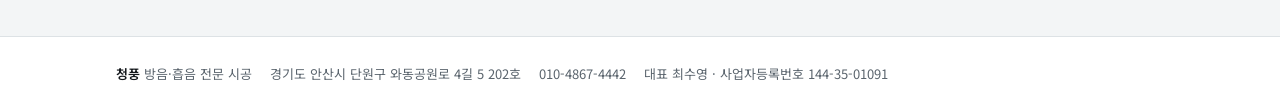
<file: case-server.html>
<!doctype html><html lang="ko"><head>
<meta charset="utf-8">
<meta name="viewport" content="width=device-width,initial-scale=1,viewport-fit=cover">
<meta name="claude:viewport-fit-sides" content="cover">
<title>용인 기흥 IT 회사 서버실 — 청풍 시공사례</title>
<link rel="canonical" href="https://chpoong.co.kr/case-server.html">
<meta property="og:type" content="website">
<meta property="og:site_name" content="청풍">
<meta property="og:locale" content="ko_KR">
<meta property="og:title" content="용인 기흥 IT 회사 서버실 — 청풍 시공사례">
<meta property="og:description" content="24시간 도는 냉각팬 소리. 사무 공간과 맞닿은 서버실 출입문을 23T 시스템 방음문으로 바꿨습니다.">
<meta property="og:url" content="https://chpoong.co.kr/case-server.html">
<meta property="og:image" content="https://chpoong.co.kr/img/server.jpg">
<meta name="twitter:card" content="summary_large_image">
<meta name="description" content="24시간 도는 냉각팬 소리. 사무 공간과 맞닿은 서버실 출입문을 23T 시스템 방음문으로 바꿨습니다.">
<link rel="preconnect" href="https://fonts.googleapis.com">
<link rel="preconnect" href="https://fonts.gstatic.com" crossorigin>
<link rel="stylesheet" href="https://fonts.googleapis.com/css2?family=IBM+Plex+Mono:wght@400;600&family=IBM+Plex+Sans+KR:wght@400;600;700&family=Noto+Sans+KR:wght@400;500&display=swap">
<link rel="stylesheet" href="style.css">

</head><body>
<header class="site-head"><div class="wrap">
<a class="brand" href="index.html">청<span>풍</span></a>
<span class="tag">방음 · 흡음 전문 시공 — 경기 안산</span>
<nav class="nav"><a href="index.html">소개</a><a href="works.html" aria-current="page">시공사례</a><a href="faq.html">자주 묻는 질문</a><a href="#contact">문의</a></nav>
</div></header>
<div class="detail"><div class="wrap">
<p class="eyebrow">경기 용인 기흥 · IT 회사</p>
<h1>서버실 출입문 — 시스템 방음문 23T</h1>
<p class="lead">서버실은 냉각팬이 24시간 돌아가서 소리가 끊이지 않습니다.
사무 공간과 맞닿은 서버실 출입문을 23T 시스템 방음문으로 바꿨습니다.</p>
<div class="split">
<aside class="spec">
<h2>사양</h2>
<dl>
<dt>공간</dt><dd>서버실 출입문</dd>
<dt>방음문</dt><dd>시스템 23T 1짝</dd>
<dt>시공</dt><dd>1일</dd>
</dl>
</aside>
<div class="shots"><figure><img src="img/server-front.jpg" alt="사무 공간 쪽에서 본 서버실 출입문." loading="lazy"><figcaption>사무 공간 쪽에서 본 서버실 출입문.</figcaption></figure><figure class="wide"><img src="img/server-wide.jpg" alt="사무 공간에서 넓게 본 모습." loading="lazy"><figcaption>사무 공간에서 넓게 본 모습.</figcaption></figure></div>
</div>
<p style="margin-top:28px"><a href="works.html">← 다른 시공사례 보기</a></p>
</div></div>
<section class="contact" id="contact"><div class="wrap">
<p class="eyebrow">문의</p>
<h2>평면도나 사진 한 장만 보내주셔도 됩니다</h2>
<div class="row">
<div><p class="tel">010-4867-4442</p>
<p class="note">실측과 상담은 비용을 받지 않습니다. 방음문 한 짝 교체는 99만원부터이고, 기존 문 철거는 별도입니다.</p></div>
<div><p class="note"><b>상담부터 시공까지 보통 2~3주.</b><br>
상담 → 실측 → 제작 → 일정 조율 → 시공 순서로 갑니다.<br>
방음문은 치수를 받아 만드는 제품이라 대부분의 시간이 제작 기간입니다.</p></div>
</div></div></section>
<footer><div class="wrap">
<span><b>청풍</b> 방음·흡음 전문 시공</span>
<span>경기도 안산시 단원구 와동공원로 4길 5 202호</span>
<span>010-4867-4442</span>
<span>대표 최수영 · 사업자등록번호 144-35-01091</span>
</div></footer>
</body></html>
</file>
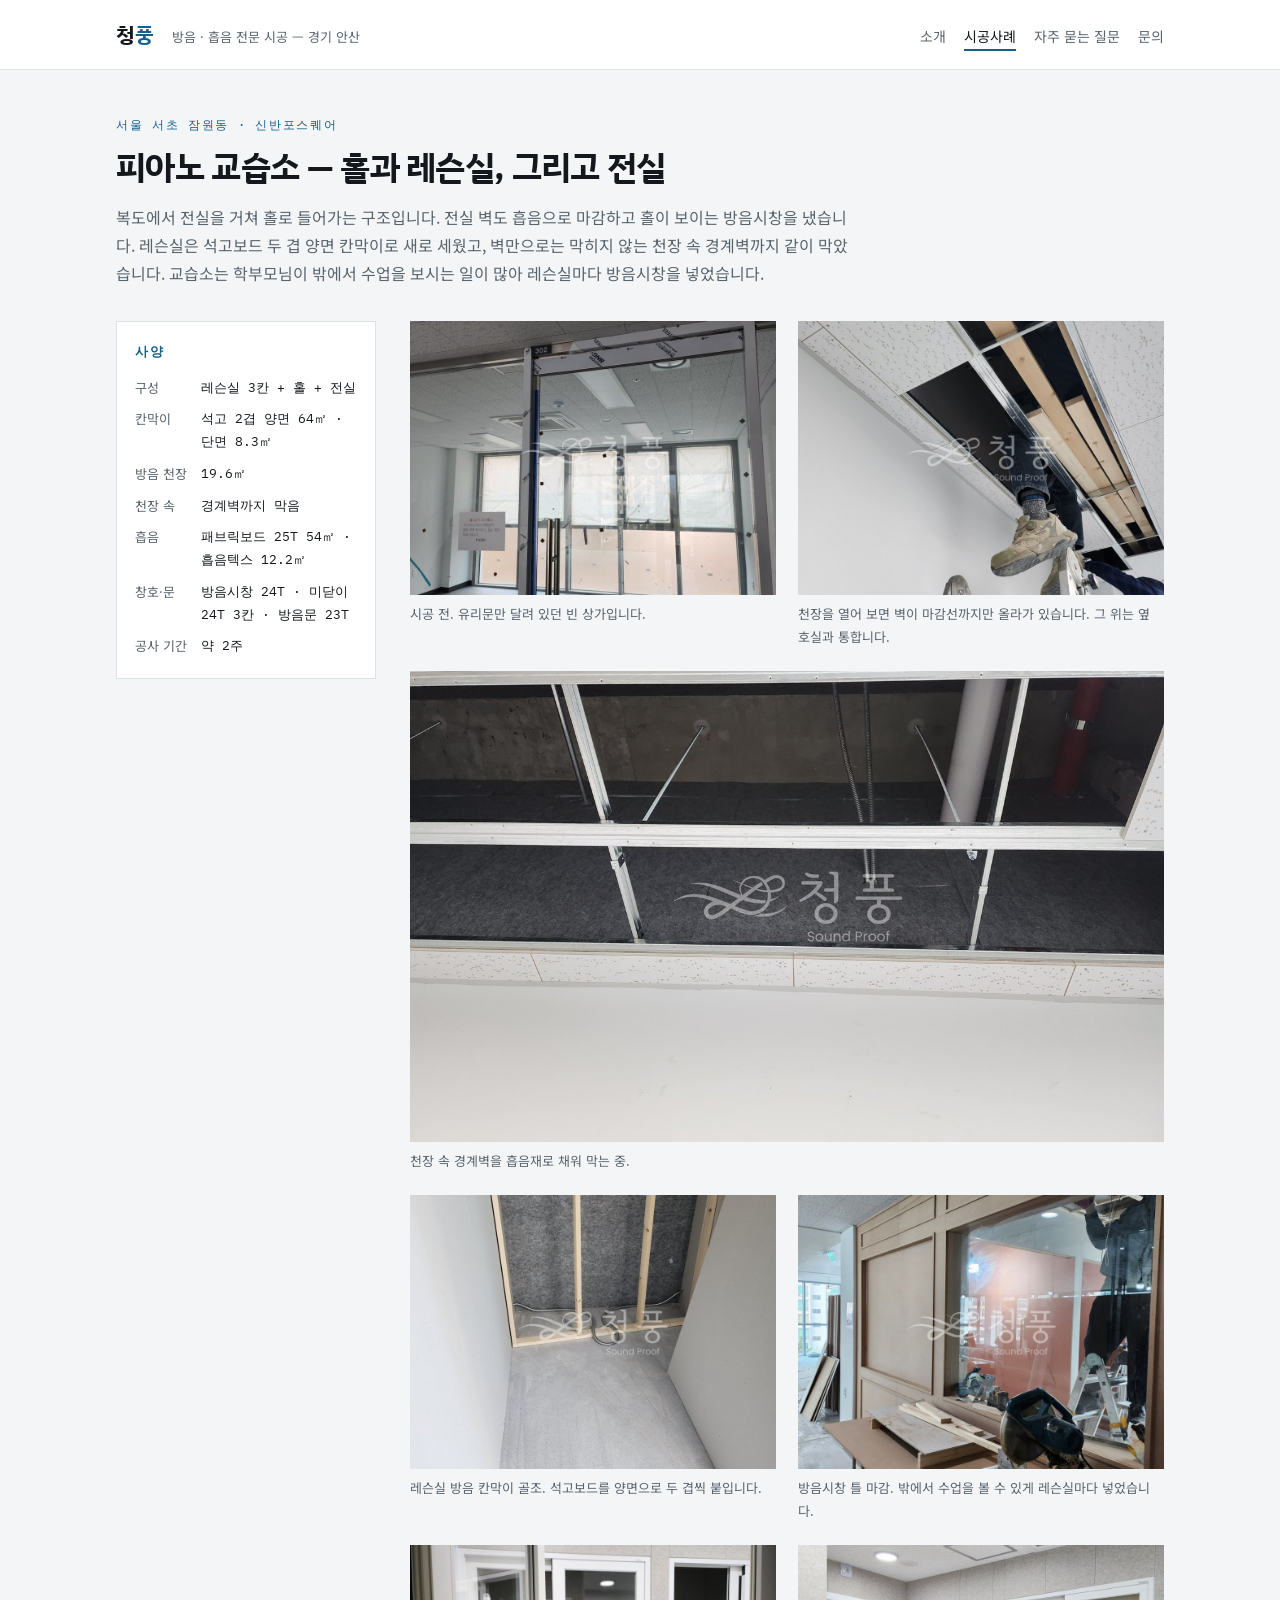
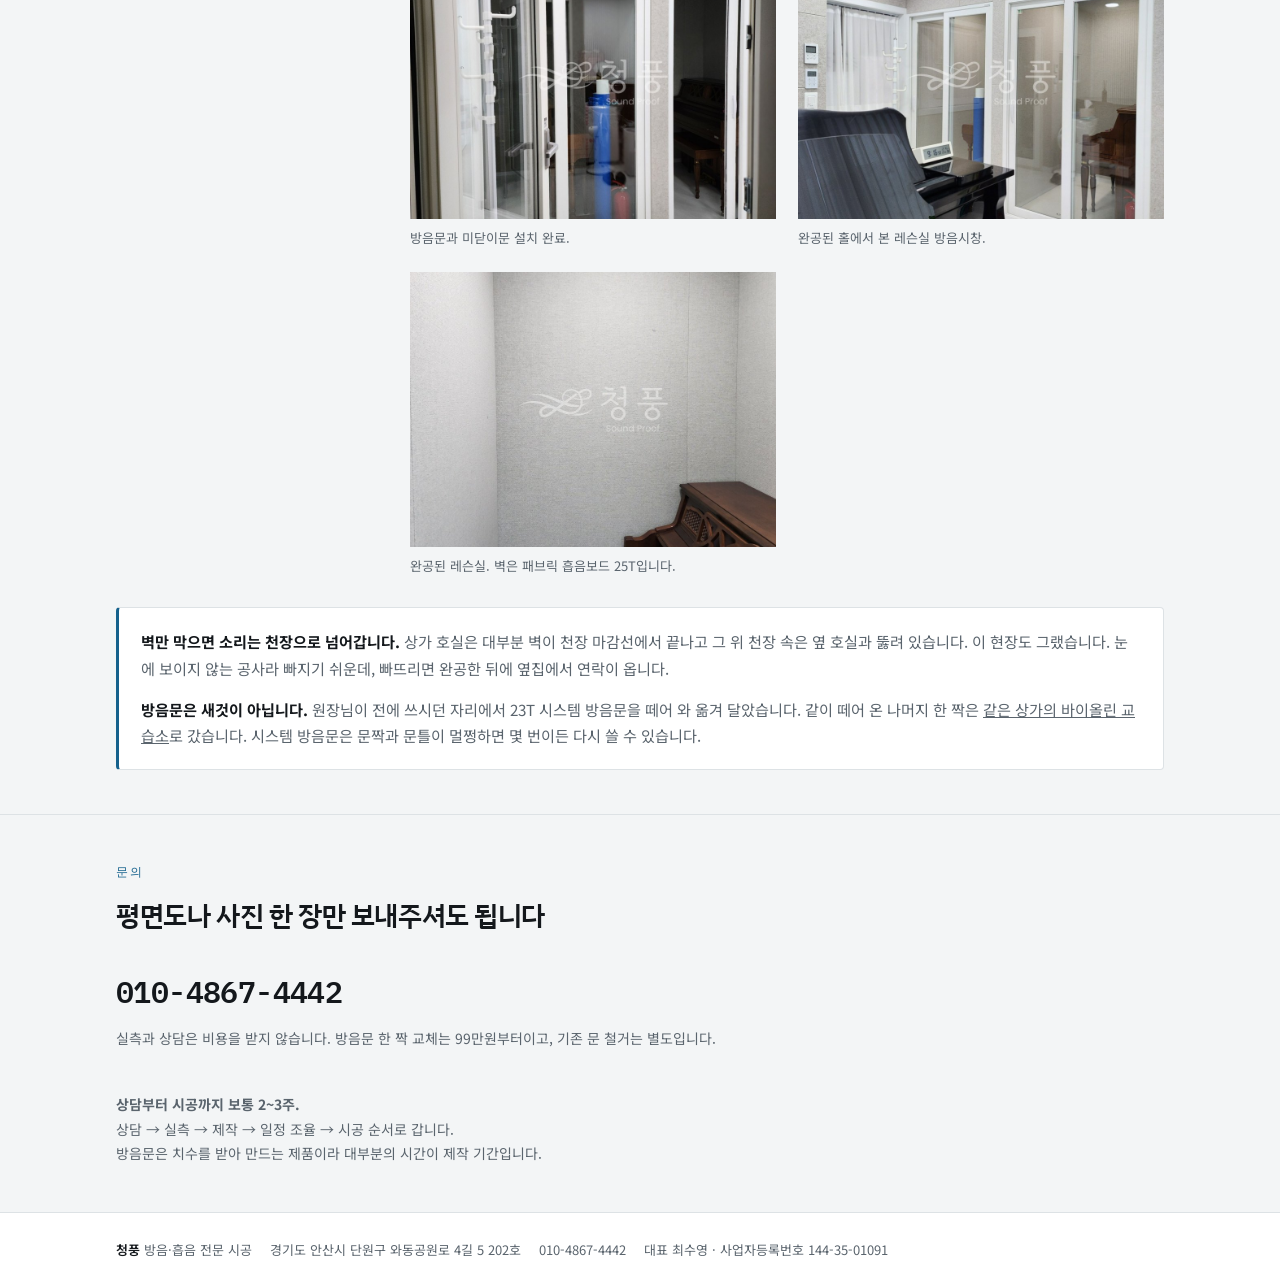
<file: case-thepiano.html>
<!doctype html><html lang="ko"><head>
<meta charset="utf-8">
<meta name="viewport" content="width=device-width,initial-scale=1,viewport-fit=cover">
<meta name="claude:viewport-fit-sides" content="cover">
<title>잠원동 피아노 교습소 — 청풍 시공사례</title>
<link rel="canonical" href="https://chpoong.co.kr/case-thepiano.html">
<meta property="og:type" content="website">
<meta property="og:site_name" content="청풍">
<meta property="og:locale" content="ko_KR">
<meta property="og:title" content="잠원동 피아노 교습소 — 청풍 시공사례">
<meta property="og:description" content="서울 서초구 잠원동 신반포스퀘어 피아노 교습소. 방음 칸막이 64㎡, 천장 속 경계벽, 패브릭 흡음보드 25T.">
<meta property="og:url" content="https://chpoong.co.kr/case-thepiano.html">
<meta property="og:image" content="https://chpoong.co.kr/img/thepiano.jpg">
<meta name="twitter:card" content="summary_large_image">
<meta name="description" content="서울 서초구 잠원동 신반포스퀘어 피아노 교습소. 방음 칸막이 64㎡, 천장 속 경계벽, 패브릭 흡음보드 25T.">
<link rel="preconnect" href="https://fonts.googleapis.com">
<link rel="preconnect" href="https://fonts.gstatic.com" crossorigin>
<link rel="stylesheet" href="https://fonts.googleapis.com/css2?family=IBM+Plex+Mono:wght@400;600&family=IBM+Plex+Sans+KR:wght@400;600;700&family=Noto+Sans+KR:wght@400;500&display=swap">
<link rel="stylesheet" href="style.css">

</head><body>
<header class="site-head"><div class="wrap">
<a class="brand" href="index.html">청<span>풍</span></a>
<span class="tag">방음 · 흡음 전문 시공 — 경기 안산</span>
<nav class="nav"><a href="index.html">소개</a><a href="works.html" aria-current="page">시공사례</a><a href="faq.html">자주 묻는 질문</a><a href="#contact">문의</a></nav>
</div></header>
<div class="detail"><div class="wrap">
<p class="eyebrow">서울 서초 잠원동 · 신반포스퀘어</p>
<h1>피아노 교습소 — 홀과 레슨실, 그리고 전실</h1>
<p class="lead">복도에서 전실을 거쳐 홀로 들어가는 구조입니다. 전실 벽도 흡음으로 마감하고 홀이 보이는 방음시창을 냈습니다.
레슨실은 석고보드 두 겹 양면 칸막이로 새로 세웠고, 벽만으로는 막히지 않는 천장 속 경계벽까지 같이 막았습니다.
교습소는 학부모님이 밖에서 수업을 보시는 일이 많아 레슨실마다 방음시창을 넣었습니다.</p>
<div class="split">
<aside class="spec">
<h2>사양</h2>
<dl>
<dt>구성</dt><dd>레슨실 3칸 + 홀 + 전실</dd>
<dt>칸막이</dt><dd>석고 2겹 양면 64㎡ · 단면 8.3㎡</dd>
<dt>방음 천장</dt><dd>19.6㎡</dd>
<dt>천장 속</dt><dd>경계벽까지 막음</dd>
<dt>흡음</dt><dd>패브릭보드 25T 54㎡ · 흡음텍스 12.2㎡</dd>
<dt>창호·문</dt><dd>방음시창 24T · 미닫이 24T 3칸 · 방음문 23T</dd>
<dt>공사 기간</dt><dd>약 2주</dd>
</dl>
</aside>
<div class="shots"><figure><img src="img/thepiano-before.jpg" alt="시공 전. 유리문만 달려 있던 빈 상가입니다." loading="lazy"><figcaption>시공 전. 유리문만 달려 있던 빈 상가입니다.</figcaption></figure><figure><img src="img/thepiano-ceiling.jpg" alt="천장을 열어 보면 벽이 마감선까지만 올라가 있습니다. 그 위는 옆 호실과 통합니다." loading="lazy"><figcaption>천장을 열어 보면 벽이 마감선까지만 올라가 있습니다. 그 위는 옆 호실과 통합니다.</figcaption></figure><figure class="wide"><img src="img/thepiano-boundary.jpg" alt="천장 속 경계벽을 흡음재로 채워 막는 중." loading="lazy"><figcaption>천장 속 경계벽을 흡음재로 채워 막는 중.</figcaption></figure><figure><img src="img/thepiano-frame.jpg" alt="레슨실 방음 칸막이 골조. 석고보드를 양면으로 두 겹씩 붙입니다." loading="lazy"><figcaption>레슨실 방음 칸막이 골조. 석고보드를 양면으로 두 겹씩 붙입니다.</figcaption></figure><figure><img src="img/thepiano-window.jpg" alt="방음시창 틀 마감. 밖에서 수업을 볼 수 있게 레슨실마다 넣었습니다." loading="lazy"><figcaption>방음시창 틀 마감. 밖에서 수업을 볼 수 있게 레슨실마다 넣었습니다.</figcaption></figure><figure><img src="img/thepiano-door.jpg" alt="방음문과 미닫이문 설치 완료." loading="lazy"><figcaption>방음문과 미닫이문 설치 완료.</figcaption></figure><figure><img src="img/thepiano-hall.jpg" alt="완공된 홀에서 본 레슨실 방음시창." loading="lazy"><figcaption>완공된 홀에서 본 레슨실 방음시창.</figcaption></figure><figure><img src="img/thepiano-room.jpg" alt="완공된 레슨실. 벽은 패브릭 흡음보드 25T입니다." loading="lazy"><figcaption>완공된 레슨실. 벽은 패브릭 흡음보드 25T입니다.</figcaption></figure></div>
</div>
<div class="note-box">
<p><b>벽만 막으면 소리는 천장으로 넘어갑니다.</b> 상가 호실은 대부분 벽이 천장 마감선에서 끝나고
그 위 천장 속은 옆 호실과 뚫려 있습니다. 이 현장도 그랬습니다. 눈에 보이지 않는 공사라 빠지기 쉬운데,
빠뜨리면 완공한 뒤에 옆집에서 연락이 옵니다.</p>
<p style="margin-top:14px"><b>방음문은 새것이 아닙니다.</b> 원장님이 전에 쓰시던 자리에서 23T 시스템 방음문을
떼어 와 옮겨 달았습니다. 같이 떼어 온 나머지 한 짝은 <a href="case-violin.html">같은 상가의 바이올린 교습소</a>로
갔습니다. 시스템 방음문은 문짝과 문틀이 멀쩡하면 몇 번이든 다시 쓸 수 있습니다.</p>
</div>
</div></div>
<section class="contact" id="contact"><div class="wrap">
<p class="eyebrow">문의</p>
<h2>평면도나 사진 한 장만 보내주셔도 됩니다</h2>
<div class="row">
<div><p class="tel">010-4867-4442</p>
<p class="note">실측과 상담은 비용을 받지 않습니다. 방음문 한 짝 교체는 99만원부터이고, 기존 문 철거는 별도입니다.</p></div>
<div><p class="note"><b>상담부터 시공까지 보통 2~3주.</b><br>
상담 → 실측 → 제작 → 일정 조율 → 시공 순서로 갑니다.<br>
방음문은 치수를 받아 만드는 제품이라 대부분의 시간이 제작 기간입니다.</p></div>
</div></div></section>
<footer><div class="wrap">
<span><b>청풍</b> 방음·흡음 전문 시공</span>
<span>경기도 안산시 단원구 와동공원로 4길 5 202호</span>
<span>010-4867-4442</span>
<span>대표 최수영 · 사업자등록번호 144-35-01091</span>
</div></footer>
</body></html>
</file>
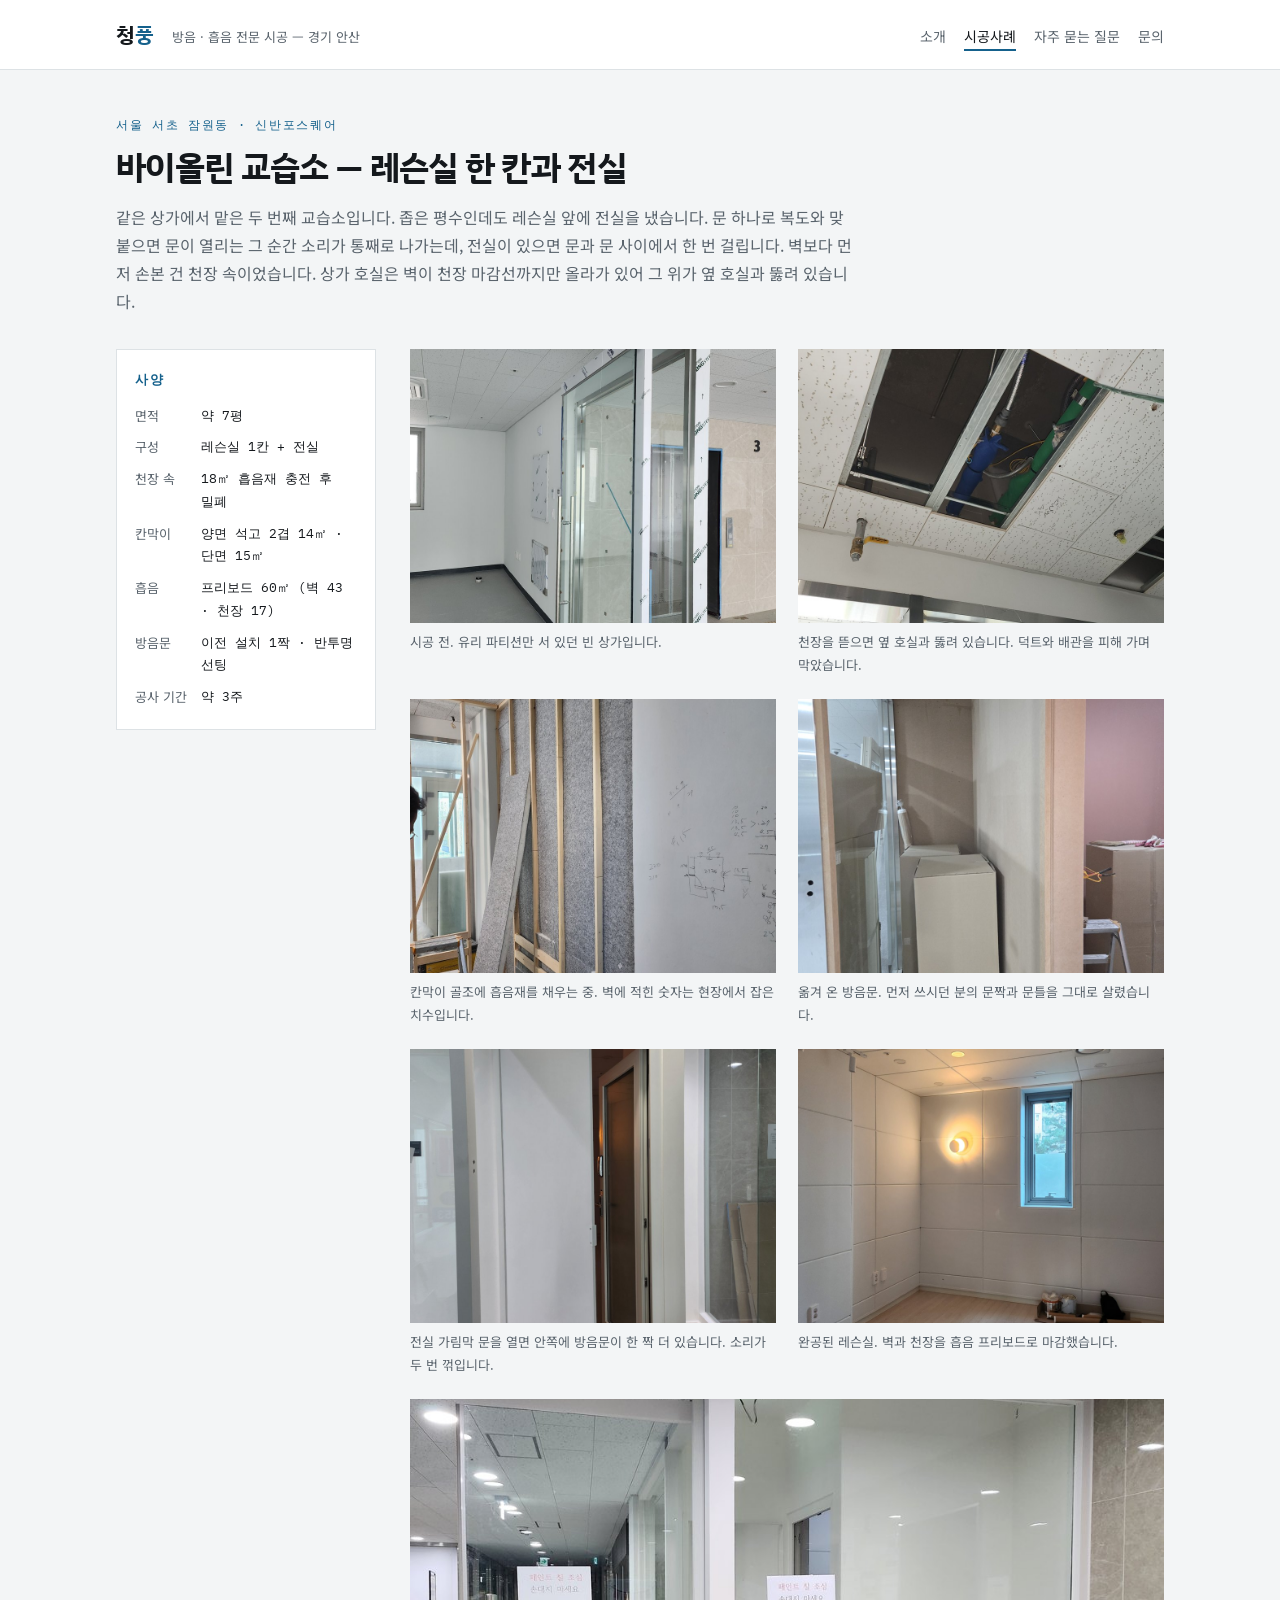
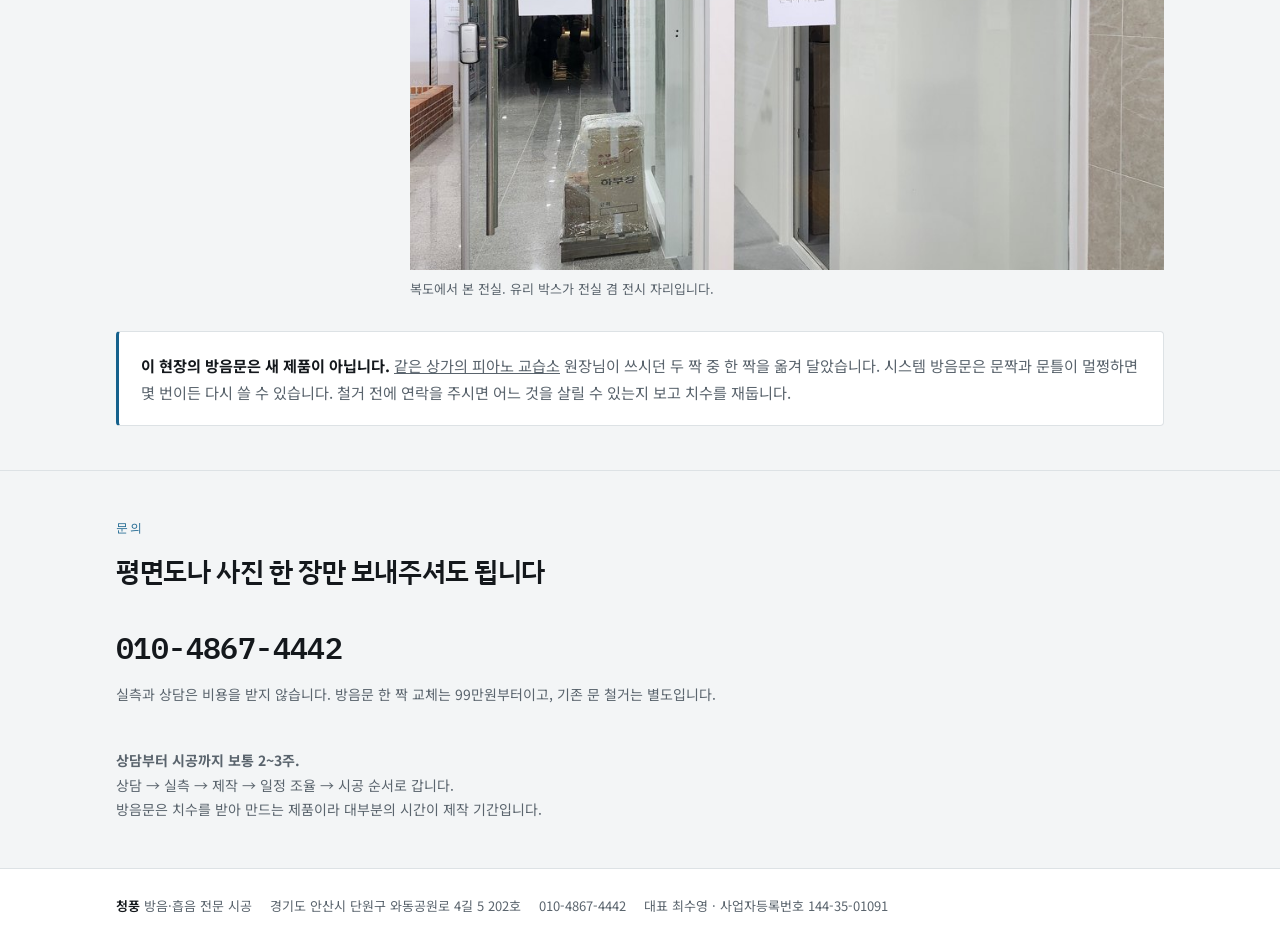
<file: case-violin.html>
<!doctype html><html lang="ko"><head>
<meta charset="utf-8">
<meta name="viewport" content="width=device-width,initial-scale=1,viewport-fit=cover">
<meta name="claude:viewport-fit-sides" content="cover">
<title>잠원동 바이올린 교습소 — 청풍 시공사례</title>
<link rel="canonical" href="https://chpoong.co.kr/case-violin.html">
<meta property="og:type" content="website">
<meta property="og:site_name" content="청풍">
<meta property="og:locale" content="ko_KR">
<meta property="og:title" content="잠원동 바이올린 교습소 — 청풍 시공사례">
<meta property="og:description" content="서울 서초구 잠원동 신반포스퀘어 바이올린 교습소. 전실형 설계와 천장 속 경계벽 18㎡, 흡음 프리보드 60㎡.">
<meta property="og:url" content="https://chpoong.co.kr/case-violin.html">
<meta property="og:image" content="https://chpoong.co.kr/img/violin-hero.jpg">
<meta name="twitter:card" content="summary_large_image">
<meta name="description" content="서울 서초구 잠원동 신반포스퀘어 바이올린 교습소. 전실형 설계와 천장 속 경계벽 18㎡, 흡음 프리보드 60㎡.">
<link rel="preconnect" href="https://fonts.googleapis.com">
<link rel="preconnect" href="https://fonts.gstatic.com" crossorigin>
<link rel="stylesheet" href="https://fonts.googleapis.com/css2?family=IBM+Plex+Mono:wght@400;600&family=IBM+Plex+Sans+KR:wght@400;600;700&family=Noto+Sans+KR:wght@400;500&display=swap">
<link rel="stylesheet" href="style.css">

</head><body>
<header class="site-head"><div class="wrap">
<a class="brand" href="index.html">청<span>풍</span></a>
<span class="tag">방음 · 흡음 전문 시공 — 경기 안산</span>
<nav class="nav"><a href="index.html">소개</a><a href="works.html" aria-current="page">시공사례</a><a href="faq.html">자주 묻는 질문</a><a href="#contact">문의</a></nav>
</div></header>
<div class="detail"><div class="wrap">
<p class="eyebrow">서울 서초 잠원동 · 신반포스퀘어</p>
<h1>바이올린 교습소 — 레슨실 한 칸과 전실</h1>
<p class="lead">같은 상가에서 맡은 두 번째 교습소입니다. 좁은 평수인데도 레슨실 앞에 전실을 냈습니다.
문 하나로 복도와 맞붙으면 문이 열리는 그 순간 소리가 통째로 나가는데, 전실이 있으면 문과 문 사이에서 한 번 걸립니다.
벽보다 먼저 손본 건 천장 속이었습니다. 상가 호실은 벽이 천장 마감선까지만 올라가 있어 그 위가 옆 호실과 뚫려 있습니다.</p>
<div class="split">
<aside class="spec">
<h2>사양</h2>
<dl>
<dt>면적</dt><dd>약 7평</dd>
<dt>구성</dt><dd>레슨실 1칸 + 전실</dd>
<dt>천장 속</dt><dd>18㎡ 흡음재 충전 후 밀폐</dd>
<dt>칸막이</dt><dd>양면 석고 2겹 14㎡ · 단면 15㎡</dd>
<dt>흡음</dt><dd>프리보드 60㎡ (벽 43 · 천장 17)</dd>
<dt>방음문</dt><dd>이전 설치 1짝 · 반투명 선팅</dd>
<dt>공사 기간</dt><dd>약 3주</dd>
</dl>
</aside>
<div class="shots"><figure><img src="img/violin-before.jpg" alt="시공 전. 유리 파티션만 서 있던 빈 상가입니다." loading="lazy"><figcaption>시공 전. 유리 파티션만 서 있던 빈 상가입니다.</figcaption></figure><figure><img src="img/violin-ceiling.jpg" alt="천장을 뜯으면 옆 호실과 뚫려 있습니다. 덕트와 배관을 피해 가며 막았습니다." loading="lazy"><figcaption>천장을 뜯으면 옆 호실과 뚫려 있습니다. 덕트와 배관을 피해 가며 막았습니다.</figcaption></figure><figure><img src="img/violin-frame.jpg" alt="칸막이 골조에 흡음재를 채우는 중. 벽에 적힌 숫자는 현장에서 잡은 치수입니다." loading="lazy"><figcaption>칸막이 골조에 흡음재를 채우는 중. 벽에 적힌 숫자는 현장에서 잡은 치수입니다.</figcaption></figure><figure><img src="img/violin-door.jpg" alt="옮겨 온 방음문. 먼저 쓰시던 분의 문짝과 문틀을 그대로 살렸습니다." loading="lazy"><figcaption>옮겨 온 방음문. 먼저 쓰시던 분의 문짝과 문틀을 그대로 살렸습니다.</figcaption></figure><figure><img src="img/violin-hero.jpg" alt="전실 가림막 문을 열면 안쪽에 방음문이 한 짝 더 있습니다. 소리가 두 번 꺾입니다." loading="lazy"><figcaption>전실 가림막 문을 열면 안쪽에 방음문이 한 짝 더 있습니다. 소리가 두 번 꺾입니다.</figcaption></figure><figure><img src="img/violin-room.jpg" alt="완공된 레슨실. 벽과 천장을 흡음 프리보드로 마감했습니다." loading="lazy"><figcaption>완공된 레슨실. 벽과 천장을 흡음 프리보드로 마감했습니다.</figcaption></figure><figure class="wide"><img src="img/violin-front.jpg" alt="복도에서 본 전실. 유리 박스가 전실 겸 전시 자리입니다." loading="lazy"><figcaption>복도에서 본 전실. 유리 박스가 전실 겸 전시 자리입니다.</figcaption></figure></div>
</div>
<div class="note-box">
<p><b>이 현장의 방음문은 새 제품이 아닙니다.</b> <a href="case-thepiano.html">같은 상가의 피아노 교습소</a>
원장님이 쓰시던 두 짝 중 한 짝을 옮겨 달았습니다. 시스템 방음문은 문짝과 문틀이 멀쩡하면 몇 번이든 다시 쓸 수 있습니다.
철거 전에 연락을 주시면 어느 것을 살릴 수 있는지 보고 치수를 재둡니다.</p>
</div>
</div></div>
<section class="contact" id="contact"><div class="wrap">
<p class="eyebrow">문의</p>
<h2>평면도나 사진 한 장만 보내주셔도 됩니다</h2>
<div class="row">
<div><p class="tel">010-4867-4442</p>
<p class="note">실측과 상담은 비용을 받지 않습니다. 방음문 한 짝 교체는 99만원부터이고, 기존 문 철거는 별도입니다.</p></div>
<div><p class="note"><b>상담부터 시공까지 보통 2~3주.</b><br>
상담 → 실측 → 제작 → 일정 조율 → 시공 순서로 갑니다.<br>
방음문은 치수를 받아 만드는 제품이라 대부분의 시간이 제작 기간입니다.</p></div>
</div></div></section>
<footer><div class="wrap">
<span><b>청풍</b> 방음·흡음 전문 시공</span>
<span>경기도 안산시 단원구 와동공원로 4길 5 202호</span>
<span>010-4867-4442</span>
<span>대표 최수영 · 사업자등록번호 144-35-01091</span>
</div></footer>
</body></html>
</file>
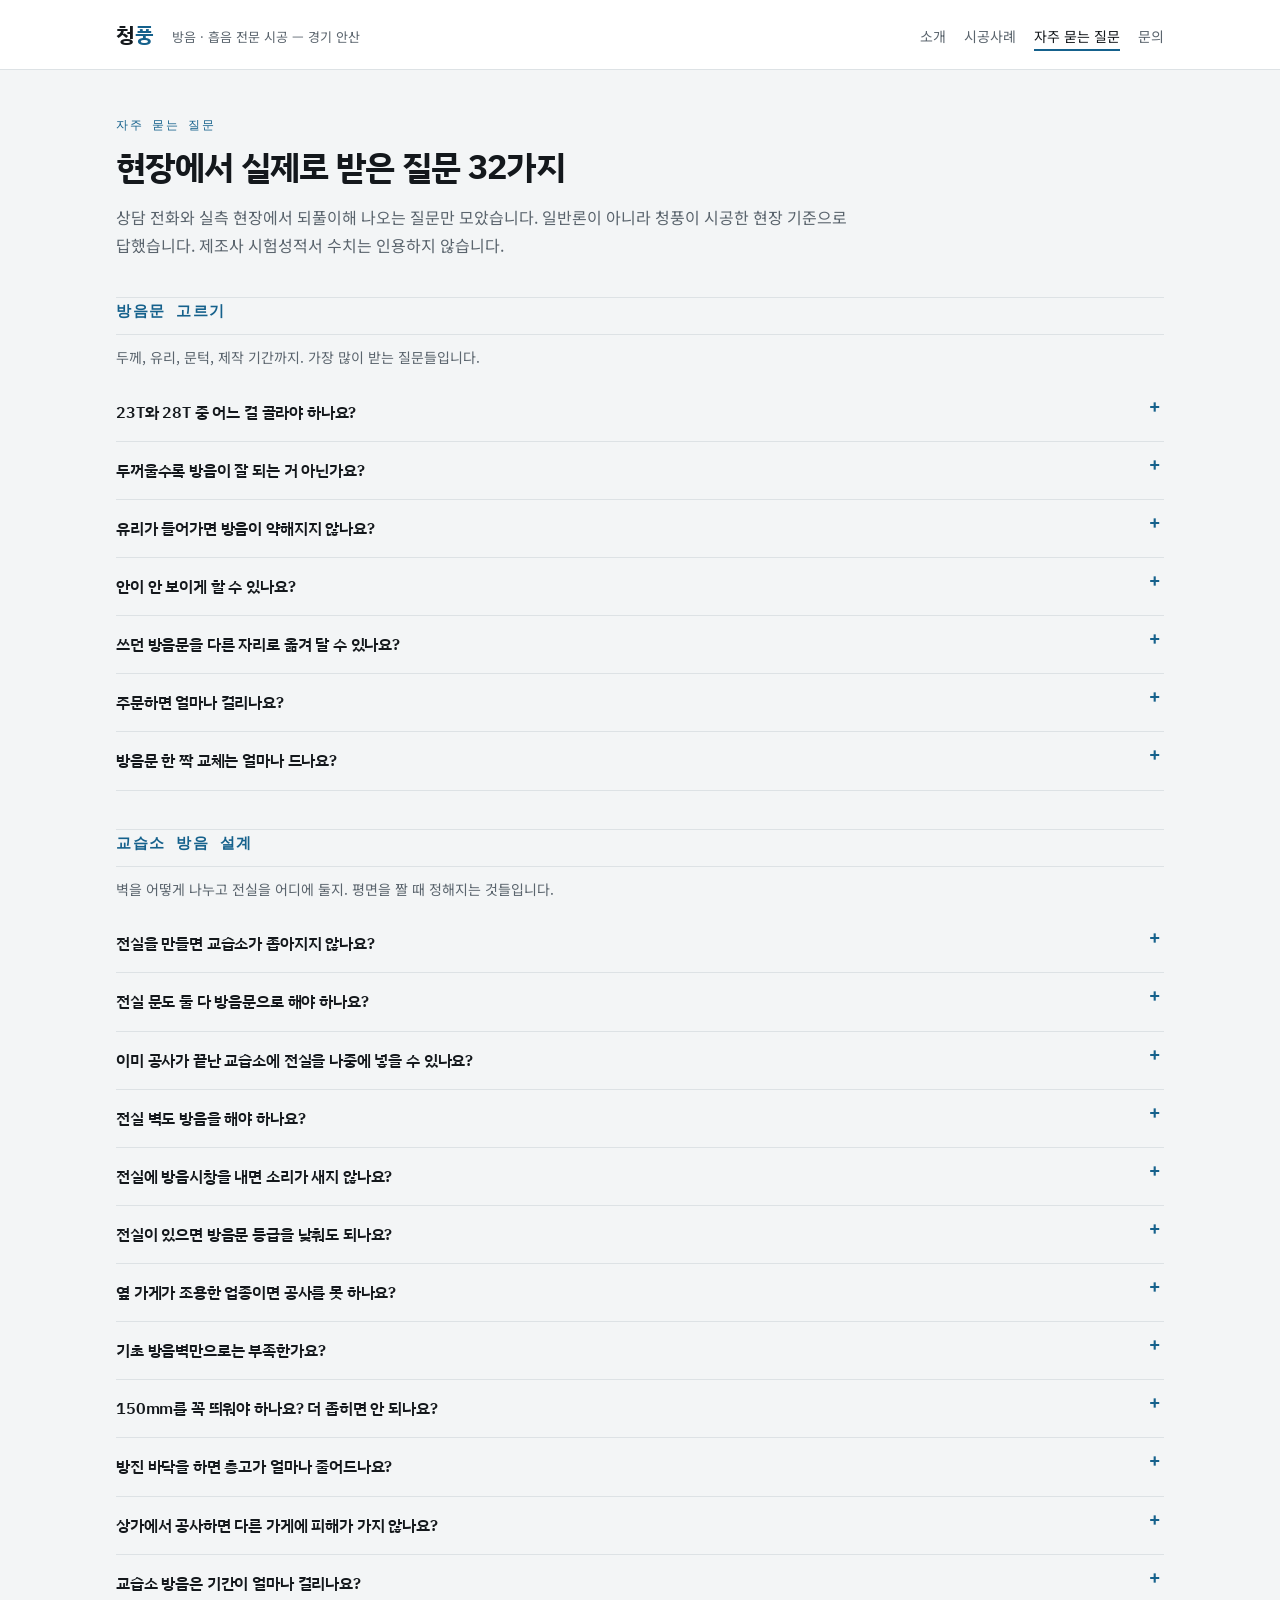
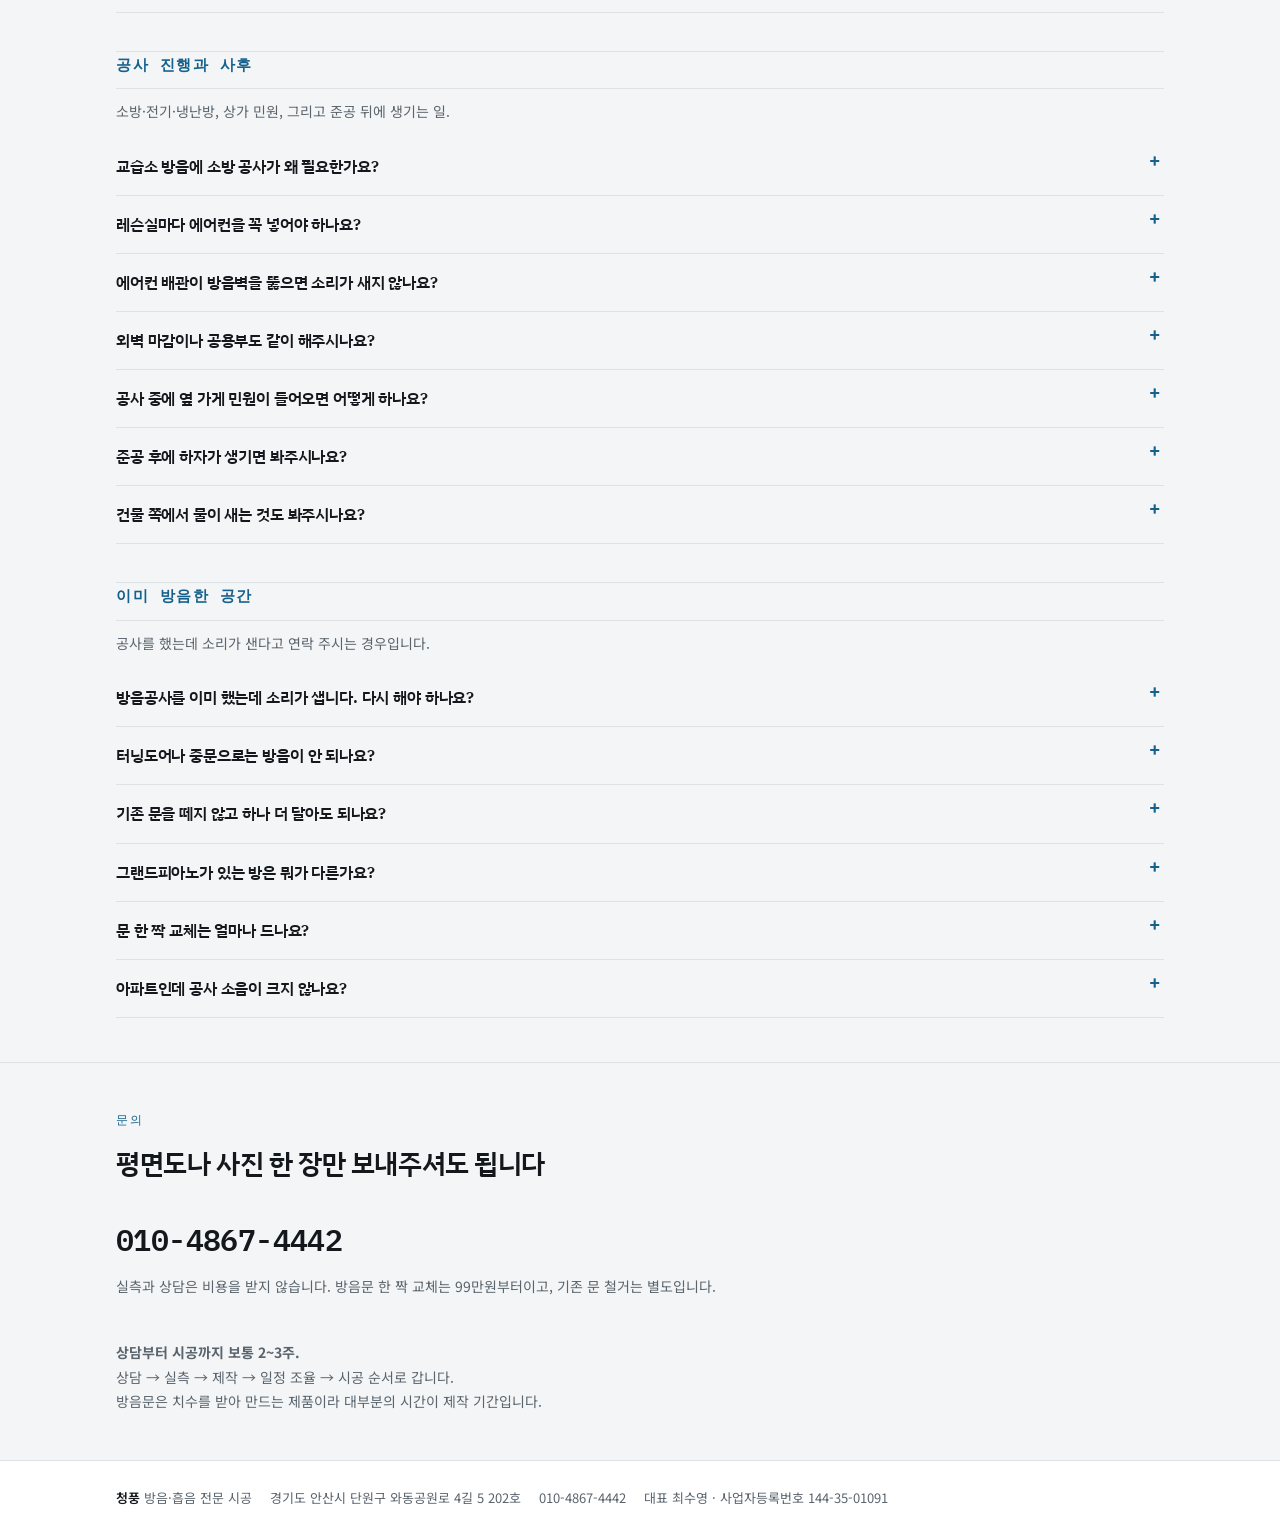
<file: faq.html>
<!doctype html><html lang="ko"><head>
<meta charset="utf-8">
<meta name="viewport" content="width=device-width,initial-scale=1,viewport-fit=cover">
<meta name="claude:viewport-fit-sides" content="cover">
<title>자주 묻는 질문 — 청풍</title>
<link rel="canonical" href="https://chpoong.co.kr/faq.html">
<meta property="og:type" content="website">
<meta property="og:site_name" content="청풍">
<meta property="og:locale" content="ko_KR">
<meta property="og:title" content="자주 묻는 질문 — 청풍">
<meta property="og:description" content="방음문 두께, 교습소 방음 설계, 공사 진행과 사후까지. 현장에서 실제로 받은 질문 32가지에 답했습니다.">
<meta property="og:url" content="https://chpoong.co.kr/faq.html">
<meta property="og:image" content="https://chpoong.co.kr/img/banwon-gypsum.jpg">
<meta name="twitter:card" content="summary_large_image">
<meta name="description" content="방음문 두께, 교습소 방음 설계, 공사 진행과 사후까지. 현장에서 실제로 받은 질문 32가지에 답했습니다.">
<link rel="preconnect" href="https://fonts.googleapis.com">
<link rel="preconnect" href="https://fonts.gstatic.com" crossorigin>
<link rel="stylesheet" href="https://fonts.googleapis.com/css2?family=IBM+Plex+Mono:wght@400;600&family=IBM+Plex+Sans+KR:wght@400;600;700&family=Noto+Sans+KR:wght@400;500&display=swap">
<link rel="stylesheet" href="style.css">

<script type="application/ld+json">{"@context": "https://schema.org", "@type": "FAQPage", "mainEntity": [{"@type": "Question", "name": "23T와 28T 중 어느 걸 골라야 하나요?", "acceptedAnswer": {"@type": "Answer", "text": "그 문을 하루에 몇 번 여닫는지로 가르시면 됩니다. 교습소 출입문이나 다중이용 공간처럼 수십 번 여닫는 자리는 23T, 레슨실이나 개인 연습실처럼 소리가 더 중요한 자리는 28T입니다. 문틀과 개구부 치수는 어느 쪽이든 같습니다."}}, {"@type": "Question", "name": "두꺼울수록 방음이 잘 되는 거 아닌가요?", "acceptedAnswer": {"@type": "Answer", "text": "닫혀 있을 때만 그렇습니다. 두꺼우면 무겁고, 무거우면 몇 년 뒤 처집니다. 처져서 틈이 생기면 두께 차이는 의미가 없어집니다. 자주 여닫는 자리에 가장 두꺼운 문을 다는 건 대부분 손해입니다."}}, {"@type": "Question", "name": "유리가 들어가면 방음이 약해지지 않나요?", "acceptedAnswer": {"@type": "Answer", "text": "시스템 방음문은 유리가 기본 구성입니다. PVC 프레임에 복층유리가 들어간 구조라 유리를 뺀 문이 따로 있는 게 아닙니다. 목문에 창을 뚫어 끼우는 것과는 다른 물건입니다."}}, {"@type": "Question", "name": "안이 안 보이게 할 수 있나요?", "acceptedAnswer": {"@type": "Answer", "text": "됩니다. 투명과 미스트(불투명) 중에 고르시면 됩니다. 레슨실이나 상담실은 빛만 들이고 시선은 가리는 미스트를 많이 쓰시고, 댄스 스튜디오처럼 개방감이 필요한 곳은 투명에 흑색 프레임으로 가시는 편입니다."}}, {"@type": "Question", "name": "쓰던 방음문을 다른 자리로 옮겨 달 수 있나요?", "acceptedAnswer": {"@type": "Answer", "text": "됩니다. 문짝과 문틀이 멀쩡하면 몇 번이든 다시 씁니다. 다만 철거 전에 말씀해 주셔야 합니다. 급하게 뜯으면 문틀이 상합니다. 치수를 미리 재두면 새 자리 벽을 그 치수에 맞춰 세울 수도 있습니다."}}, {"@type": "Question", "name": "주문하면 얼마나 걸리나요?", "acceptedAnswer": {"@type": "Answer", "text": "상담부터 시공까지 보통 2~3주입니다. 방음문은 재고품이 아니라 치수를 받아 만드는 제품이라, 상담 → 실측 → 제작 → 일정 조율 → 시공 순서로 갑니다. 대부분의 시간은 제작 기간입니다. 개원일이나 이사 날짜가 정해져 있으면 넉넉히 잡고 연락 주세요."}}, {"@type": "Question", "name": "방음문 한 짝 교체는 얼마나 드나요?", "acceptedAnswer": {"@type": "Answer", "text": "99만원부터입니다. 기존 문 철거는 별도이고, 개구부를 손봐야 하거나 반입이 어려운 자리면 올라갑니다. 정확한 금액은 실측을 해봐야 나옵니다. 실측과 상담은 비용을 받지 않습니다."}}, {"@type": "Question", "name": "전실을 만들면 교습소가 좁아지지 않나요?", "acceptedAnswer": {"@type": "Answer", "text": "좁아집니다. 한 평 안팎 줄어듭니다. 다만 그 한 평이 신발장·대기 자리·먼지 차단까지 같이 맡기 때문에, 실제로 쓰시는 면적이 그만큼 줄어드는 건 아닙니다. 레슨실 면적을 한 평 늘리는 것과 전실을 만드는 것 중 하나를 고르셔야 한다면, 저는 전실을 권합니다."}}, {"@type": "Question", "name": "전실 문도 둘 다 방음문으로 해야 하나요?", "acceptedAnswer": {"@type": "Answer", "text": "아닙니다. 상가 교습소는 복도 쪽은 기존 유리문을 그대로 쓰고 안쪽 문만 방음문으로 하는 경우가 많습니다. 소리를 실제로 잡는 건 안쪽 문이고, 바깥문은 한 번 더 막아주는 역할입니다. 두 짝 다 방음문으로 하면 당연히 더 좋지만 비용이 두 배가 됩니다."}}, {"@type": "Question", "name": "이미 공사가 끝난 교습소에 전실을 나중에 넣을 수 있나요?", "acceptedAnswer": {"@type": "Answer", "text": "구조에 따라 다릅니다. 입구 쪽에 1.5m 정도 여유가 있으면 칸막이 하나와 문 한 짝으로 만들 수 있습니다. 다만 소방 설비 위치와 피난 동선이 걸리는 경우가 많아, 실측을 해봐야 답을 드릴 수 있습니다."}}, {"@type": "Question", "name": "전실 벽도 방음을 해야 하나요?", "acceptedAnswer": {"@type": "Answer", "text": "전실과 바깥을 나누는 벽은 해두시는 게 좋고, 전실 안쪽 마감은 흡음으로 가는 편이 낫습니다. 전실은 작은 공간이라 아무 마감도 안 하면 안에서 소리가 울립니다. 울리는 공간은 소리를 가두지 못하고 되쏩니다."}}, {"@type": "Question", "name": "전실에 방음시창을 내면 소리가 새지 않나요?", "acceptedAnswer": {"@type": "Answer", "text": "방음시창은 열리지 않는 고정창이라 성능 손실이 적습니다. 열리는 창보다 성능도 좋고 값도 낮습니다. 안이 보여야 하는 자리에는 문에 유리를 넣는 것보다 벽에 고정형 시창을 내는 편이 낫습니다."}}, {"@type": "Question", "name": "전실이 있으면 방음문 등급을 낮춰도 되나요?", "acceptedAnswer": {"@type": "Answer", "text": "그렇게 보지는 않습니다. 전실은 문이 열리는 순간을 막아주는 것이고, 닫혀 있을 때의 성능은 문이 결정합니다. 다만 전실이 있으면 바깥문까지 최고 사양으로 갈 필요가 없어져서 전체 비용은 내려가는 경우가 많습니다."}}, {"@type": "Question", "name": "옆 가게가 조용한 업종이면 공사를 못 하나요?", "acceptedAnswer": {"@type": "Answer", "text": "합니다. 대신 설계가 달라집니다. 경계면에 두께를 몰아주고, 공사 중 소음과 동선까지 미리 협의해야 합니다. 이 현장은 시작 전에 관리사무소와 옆 가게, 임대인을 모두 만나고 들어갔습니다. 공사 중 민원이 한 번 나면 그다음부터는 일정이 통째로 밀립니다."}}, {"@type": "Question", "name": "기초 방음벽만으로는 부족한가요?", "acceptedAnswer": {"@type": "Answer", "text": "피아노 교습소는 부족한 경우가 많습니다. 벽을 한 겹 더 띄워 세우는 이중 구조가 효과가 큽니다. 다만 그만큼 안쪽 면적이 줄어드니, 레슨실 크기와 방 개수를 먼저 정하고 역산해야 합니다."}}, {"@type": "Question", "name": "150mm를 꼭 띄워야 하나요? 더 좁히면 안 되나요?", "acceptedAnswer": {"@type": "Answer", "text": "좁힐수록 두 벽이 서로 영향을 주기 시작합니다. 완전히 붙이면 띄운 의미가 없어집니다. 현장 여건에 따라 조정하지만, 무작정 줄이기보다 방 치수를 조금 양보하시는 편이 낫습니다."}}, {"@type": "Question", "name": "방진 바닥을 하면 층고가 얼마나 줄어드나요?", "acceptedAnswer": {"@type": "Answer", "text": "이 현장은 전체를 100mm로 깔고 레슨실만 한 겹 더 올려 200mm로 했습니다. 천장까지 따로 매달면 층고가 꽤 줄어서, 원래 층고가 낮은 상가는 실측 때 바닥·천장·조명까지 같이 계산해봐야 합니다."}}, {"@type": "Question", "name": "상가에서 공사하면 다른 가게에 피해가 가지 않나요?", "acceptedAnswer": {"@type": "Answer", "text": "가기 때문에 준비를 합니다. 계단·복도·입구를 전부 보양하고, 자재 반입 동선과 시간대를 미리 잡습니다. 이 현장은 주차 공간이 아예 없어서 자재를 1톤으로 여덟 번에 나눠 올렸습니다."}}, {"@type": "Question", "name": "교습소 방음은 기간이 얼마나 걸리나요?", "acceptedAnswer": {"@type": "Answer", "text": "이 현장은 2025년 12월 초에 착공해 2026년 1월 28일에 마쳤습니다. 두 달 가까이 걸린 셈인데, 방음만 하는 공사가 아니라 철거부터 전기·소방·냉난방·마감까지 전 공정이었기 때문입니다. 방음 단독이면 훨씬 짧습니다."}}, {"@type": "Question", "name": "교습소 방음에 소방 공사가 왜 필요한가요?", "acceptedAnswer": {"@type": "Answer", "text": "방을 나누면 화재감지기와 스프링클러 위치가 바뀌기 때문입니다. 칸막이를 세운 뒤에 감지기가 없는 방이 생기면 허가가 안 납니다. 이 현장은 화재감지기를 8개 신설했습니다."}}, {"@type": "Question", "name": "레슨실마다 에어컨을 꼭 넣어야 하나요?", "acceptedAnswer": {"@type": "Answer", "text": "넣으시는 걸 권합니다. 방음실은 밀폐 구조라 사람이 들어가면 금방 더워집니다. 더워서 문을 열면 방음이 없는 것과 같아집니다. 이 현장은 7평형으로 일곱 대를 넣었습니다."}}, {"@type": "Question", "name": "에어컨 배관이 방음벽을 뚫으면 소리가 새지 않나요?", "acceptedAnswer": {"@type": "Answer", "text": "새는 자리가 됩니다. 그래서 배관 위치를 벽 세우기 전에 정하고, 뚫은 자리는 충진하고 실링합니다. 나중에 뚫으면 그만큼 깎입니다."}}, {"@type": "Question", "name": "외벽 마감이나 공용부도 같이 해주시나요?", "acceptedAnswer": {"@type": "Answer", "text": "합니다. 이 현장은 외벽 인테리어 필름과 공용부 마감(도장·바닥·전기), 옥상 방수까지 같이 했습니다. 상가는 공용부를 건드려야 하는 경우가 많아 관리사무소 협의가 먼저입니다. 간판처럼 저희가 직접 하지 않는 품목은 업체를 소개해 드리고 초기 견적을 정리해 드립니다."}}, {"@type": "Question", "name": "공사 중에 옆 가게 민원이 들어오면 어떻게 하나요?", "acceptedAnswer": {"@type": "Answer", "text": "들어오기 전에 찾아갑니다. 이 현장은 시작 전에 옆 가게와 임대인, 관리사무소를 모두 만나고 들어갔습니다. 소음이 큰 작업은 시간대를 맞췄습니다."}}, {"@type": "Question", "name": "준공 후에 하자가 생기면 봐주시나요?", "acceptedAnswer": {"@type": "Answer", "text": "갑니다. 이 현장도 준공 다섯 달 뒤 누수 확인 요청으로 다시 가서, 한 달에 걸쳐 보수까지 했습니다. 공사가 끝났다고 손을 놓지 않습니다."}}, {"@type": "Question", "name": "건물 쪽에서 물이 새는 것도 봐주시나요?", "acceptedAnswer": {"@type": "Answer", "text": "봅니다. 이 현장은 건물 외장과 원래 외벽 사이로 물이 들어오는 경우여서 교습소 공사와는 별개였지만, 천장 속을 열어 경로를 확인하고 보수까지 했습니다. 오래된 상가는 겉마감을 덧씌운 건물이 많아서, 실측 때 천장 속을 한 칸이라도 열어보는 편이 좋습니다."}}, {"@type": "Question", "name": "방음공사를 이미 했는데 소리가 샙니다. 다시 해야 하나요?", "acceptedAnswer": {"@type": "Answer", "text": "대부분 다시 안 하셔도 됩니다. 먼저 문부터 보세요. 벽·바닥·천장에 제대로 돈을 쓰고도 문이 일반 문이면 거기로 다 나갑니다. 실측해서 벽이 문제인지 문이 문제인지부터 가려드립니다."}}, {"@type": "Question", "name": "터닝도어나 중문으로는 방음이 안 되나요?", "acceptedAnswer": {"@type": "Answer", "text": "어느 정도는 됩니다. 다만 방음문과는 다른 물건입니다. 방음문은 문틀 사방에 기밀 패킹이 눌려야 성능이 나오는 구조인데, 터닝도어나 일반 중문은 그 구조가 아닙니다. 소리가 조금 줄어드는 것과 민원이 없어지는 것은 다른 이야기입니다."}}, {"@type": "Question", "name": "기존 문을 떼지 않고 하나 더 달아도 되나요?", "acceptedAnswer": {"@type": "Answer", "text": "됩니다. 이 현장이 그 방식입니다. 문 사이에 공간이 생기면 소리가 한 번 더 걸립니다. 떼는 것보다 비용도 적게 들고, 기존 문의 쓰임도 그대로 남습니다. 개구부에 두 짝이 들어갈 자리가 나오는지는 실측해봐야 압니다."}}, {"@type": "Question", "name": "그랜드피아노가 있는 방은 뭐가 다른가요?", "acceptedAnswer": {"@type": "Answer", "text": "소리가 크고 바닥으로 떨어지는 울림이 큽니다. 벽만 잡고 바닥을 안 잡으면 아랫집으로 그대로 내려갑니다. 다만 이 현장처럼 벽·바닥이 이미 되어 있고 문만 약한 경우라면 문 한 짝으로 체감이 크게 달라집니다."}}, {"@type": "Question", "name": "문 한 짝 교체는 얼마나 드나요?", "acceptedAnswer": {"@type": "Answer", "text": "99만원부터입니다. 기존 문 철거는 별도이고, 개구부를 손봐야 하거나 반입이 어려운 자리면 올라갑니다. 정확한 금액은 실측을 해봐야 나옵니다. 실측과 상담은 비용을 받지 않습니다."}}, {"@type": "Question", "name": "아파트인데 공사 소음이 크지 않나요?", "acceptedAnswer": {"@type": "Answer", "text": "문 한 짝 설치는 타공 소리가 잠깐 나는 정도입니다. 벽을 뜯는 공사와는 전혀 다릅니다. 이 현장도 한 시간 남짓에 끝났습니다."}}]}</script>
</head><body>
<header class="site-head"><div class="wrap">
<a class="brand" href="index.html">청<span>풍</span></a>
<span class="tag">방음 · 흡음 전문 시공 — 경기 안산</span>
<nav class="nav"><a href="index.html">소개</a><a href="works.html">시공사례</a><a href="faq.html" aria-current="page">자주 묻는 질문</a><a href="#contact">문의</a></nav>
</div></header>
<div class="detail"><div class="wrap">
<p class="eyebrow">자주 묻는 질문</p>
<h1>현장에서 실제로 받은 질문 32가지</h1>
<p class="lead">상담 전화와 실측 현장에서 되풀이해 나오는 질문만 모았습니다.
일반론이 아니라 청풍이 시공한 현장 기준으로 답했습니다. 제조사 시험성적서 수치는 인용하지 않습니다.</p>
<section class="faq-group"><h2>방음문 고르기</h2><p class="note" style="margin:-6px 0 14px">두께, 유리, 문턱, 제작 기간까지. 가장 많이 받는 질문들입니다.</p><details class="qa"><summary>23T와 28T 중 어느 걸 골라야 하나요?</summary><p>그 문을 하루에 몇 번 여닫는지로 가르시면 됩니다. 교습소 출입문이나 다중이용 공간처럼 수십 번 여닫는 자리는 23T, 레슨실이나 개인 연습실처럼 소리가 더 중요한 자리는 28T입니다. 문틀과 개구부 치수는 어느 쪽이든 같습니다.</p></details><details class="qa"><summary>두꺼울수록 방음이 잘 되는 거 아닌가요?</summary><p>닫혀 있을 때만 그렇습니다. 두꺼우면 무겁고, 무거우면 몇 년 뒤 처집니다. 처져서 틈이 생기면 두께 차이는 의미가 없어집니다. 자주 여닫는 자리에 가장 두꺼운 문을 다는 건 대부분 손해입니다.</p></details><details class="qa"><summary>유리가 들어가면 방음이 약해지지 않나요?</summary><p>시스템 방음문은 유리가 기본 구성입니다. PVC 프레임에 복층유리가 들어간 구조라 유리를 뺀 문이 따로 있는 게 아닙니다. 목문에 창을 뚫어 끼우는 것과는 다른 물건입니다.</p></details><details class="qa"><summary>안이 안 보이게 할 수 있나요?</summary><p>됩니다. 투명과 미스트(불투명) 중에 고르시면 됩니다. 레슨실이나 상담실은 빛만 들이고 시선은 가리는 미스트를 많이 쓰시고, 댄스 스튜디오처럼 개방감이 필요한 곳은 투명에 흑색 프레임으로 가시는 편입니다.</p></details><details class="qa"><summary>쓰던 방음문을 다른 자리로 옮겨 달 수 있나요?</summary><p>됩니다. 문짝과 문틀이 멀쩡하면 몇 번이든 다시 씁니다. 다만 철거 전에 말씀해 주셔야 합니다. 급하게 뜯으면 문틀이 상합니다. 치수를 미리 재두면 새 자리 벽을 그 치수에 맞춰 세울 수도 있습니다.</p></details><details class="qa"><summary>주문하면 얼마나 걸리나요?</summary><p>상담부터 시공까지 보통 2~3주입니다. 방음문은 재고품이 아니라 치수를 받아 만드는 제품이라, 상담 → 실측 → 제작 → 일정 조율 → 시공 순서로 갑니다. 대부분의 시간은 제작 기간입니다. 개원일이나 이사 날짜가 정해져 있으면 넉넉히 잡고 연락 주세요.</p></details><details class="qa"><summary>방음문 한 짝 교체는 얼마나 드나요?</summary><p>99만원부터입니다. 기존 문 철거는 별도이고, 개구부를 손봐야 하거나 반입이 어려운 자리면 올라갑니다. 정확한 금액은 실측을 해봐야 나옵니다. 실측과 상담은 비용을 받지 않습니다.</p></details></section><section class="faq-group"><h2>교습소 방음 설계</h2><p class="note" style="margin:-6px 0 14px">벽을 어떻게 나누고 전실을 어디에 둘지. 평면을 짤 때 정해지는 것들입니다.</p><details class="qa"><summary>전실을 만들면 교습소가 좁아지지 않나요?</summary><p>좁아집니다. 한 평 안팎 줄어듭니다. 다만 그 한 평이 신발장·대기 자리·먼지 차단까지 같이 맡기 때문에, 실제로 쓰시는 면적이 그만큼 줄어드는 건 아닙니다. 레슨실 면적을 한 평 늘리는 것과 전실을 만드는 것 중 하나를 고르셔야 한다면, 저는 전실을 권합니다.</p></details><details class="qa"><summary>전실 문도 둘 다 방음문으로 해야 하나요?</summary><p>아닙니다. 상가 교습소는 복도 쪽은 기존 유리문을 그대로 쓰고 안쪽 문만 방음문으로 하는 경우가 많습니다. 소리를 실제로 잡는 건 안쪽 문이고, 바깥문은 한 번 더 막아주는 역할입니다. 두 짝 다 방음문으로 하면 당연히 더 좋지만 비용이 두 배가 됩니다.</p></details><details class="qa"><summary>이미 공사가 끝난 교습소에 전실을 나중에 넣을 수 있나요?</summary><p>구조에 따라 다릅니다. 입구 쪽에 1.5m 정도 여유가 있으면 칸막이 하나와 문 한 짝으로 만들 수 있습니다. 다만 소방 설비 위치와 피난 동선이 걸리는 경우가 많아, 실측을 해봐야 답을 드릴 수 있습니다.</p></details><details class="qa"><summary>전실 벽도 방음을 해야 하나요?</summary><p>전실과 바깥을 나누는 벽은 해두시는 게 좋고, 전실 안쪽 마감은 흡음으로 가는 편이 낫습니다. 전실은 작은 공간이라 아무 마감도 안 하면 안에서 소리가 울립니다. 울리는 공간은 소리를 가두지 못하고 되쏩니다.</p></details><details class="qa"><summary>전실에 방음시창을 내면 소리가 새지 않나요?</summary><p>방음시창은 열리지 않는 고정창이라 성능 손실이 적습니다. 열리는 창보다 성능도 좋고 값도 낮습니다. 안이 보여야 하는 자리에는 문에 유리를 넣는 것보다 벽에 고정형 시창을 내는 편이 낫습니다.</p></details><details class="qa"><summary>전실이 있으면 방음문 등급을 낮춰도 되나요?</summary><p>그렇게 보지는 않습니다. 전실은 문이 열리는 순간을 막아주는 것이고, 닫혀 있을 때의 성능은 문이 결정합니다. 다만 전실이 있으면 바깥문까지 최고 사양으로 갈 필요가 없어져서 전체 비용은 내려가는 경우가 많습니다.</p></details><details class="qa"><summary>옆 가게가 조용한 업종이면 공사를 못 하나요?</summary><p>합니다. 대신 설계가 달라집니다. 경계면에 두께를 몰아주고, 공사 중 소음과 동선까지 미리 협의해야 합니다. 이 현장은 시작 전에 관리사무소와 옆 가게, 임대인을 모두 만나고 들어갔습니다. 공사 중 민원이 한 번 나면 그다음부터는 일정이 통째로 밀립니다.</p></details><details class="qa"><summary>기초 방음벽만으로는 부족한가요?</summary><p>피아노 교습소는 부족한 경우가 많습니다. 벽을 한 겹 더 띄워 세우는 이중 구조가 효과가 큽니다. 다만 그만큼 안쪽 면적이 줄어드니, 레슨실 크기와 방 개수를 먼저 정하고 역산해야 합니다.</p></details><details class="qa"><summary>150mm를 꼭 띄워야 하나요? 더 좁히면 안 되나요?</summary><p>좁힐수록 두 벽이 서로 영향을 주기 시작합니다. 완전히 붙이면 띄운 의미가 없어집니다. 현장 여건에 따라 조정하지만, 무작정 줄이기보다 방 치수를 조금 양보하시는 편이 낫습니다.</p></details><details class="qa"><summary>방진 바닥을 하면 층고가 얼마나 줄어드나요?</summary><p>이 현장은 전체를 100mm로 깔고 레슨실만 한 겹 더 올려 200mm로 했습니다. 천장까지 따로 매달면 층고가 꽤 줄어서, 원래 층고가 낮은 상가는 실측 때 바닥·천장·조명까지 같이 계산해봐야 합니다.</p></details><details class="qa"><summary>상가에서 공사하면 다른 가게에 피해가 가지 않나요?</summary><p>가기 때문에 준비를 합니다. 계단·복도·입구를 전부 보양하고, 자재 반입 동선과 시간대를 미리 잡습니다. 이 현장은 주차 공간이 아예 없어서 자재를 1톤으로 여덟 번에 나눠 올렸습니다.</p></details><details class="qa"><summary>교습소 방음은 기간이 얼마나 걸리나요?</summary><p>이 현장은 2025년 12월 초에 착공해 2026년 1월 28일에 마쳤습니다. 두 달 가까이 걸린 셈인데, 방음만 하는 공사가 아니라 철거부터 전기·소방·냉난방·마감까지 전 공정이었기 때문입니다. 방음 단독이면 훨씬 짧습니다.</p></details></section><section class="faq-group"><h2>공사 진행과 사후</h2><p class="note" style="margin:-6px 0 14px">소방·전기·냉난방, 상가 민원, 그리고 준공 뒤에 생기는 일.</p><details class="qa"><summary>교습소 방음에 소방 공사가 왜 필요한가요?</summary><p>방을 나누면 화재감지기와 스프링클러 위치가 바뀌기 때문입니다. 칸막이를 세운 뒤에 감지기가 없는 방이 생기면 허가가 안 납니다. 이 현장은 화재감지기를 8개 신설했습니다.</p></details><details class="qa"><summary>레슨실마다 에어컨을 꼭 넣어야 하나요?</summary><p>넣으시는 걸 권합니다. 방음실은 밀폐 구조라 사람이 들어가면 금방 더워집니다. 더워서 문을 열면 방음이 없는 것과 같아집니다. 이 현장은 7평형으로 일곱 대를 넣었습니다.</p></details><details class="qa"><summary>에어컨 배관이 방음벽을 뚫으면 소리가 새지 않나요?</summary><p>새는 자리가 됩니다. 그래서 배관 위치를 벽 세우기 전에 정하고, 뚫은 자리는 충진하고 실링합니다. 나중에 뚫으면 그만큼 깎입니다.</p></details><details class="qa"><summary>외벽 마감이나 공용부도 같이 해주시나요?</summary><p>합니다. 이 현장은 외벽 인테리어 필름과 공용부 마감(도장·바닥·전기), 옥상 방수까지 같이 했습니다. 상가는 공용부를 건드려야 하는 경우가 많아 관리사무소 협의가 먼저입니다. 간판처럼 저희가 직접 하지 않는 품목은 업체를 소개해 드리고 초기 견적을 정리해 드립니다.</p></details><details class="qa"><summary>공사 중에 옆 가게 민원이 들어오면 어떻게 하나요?</summary><p>들어오기 전에 찾아갑니다. 이 현장은 시작 전에 옆 가게와 임대인, 관리사무소를 모두 만나고 들어갔습니다. 소음이 큰 작업은 시간대를 맞췄습니다.</p></details><details class="qa"><summary>준공 후에 하자가 생기면 봐주시나요?</summary><p>갑니다. 이 현장도 준공 다섯 달 뒤 누수 확인 요청으로 다시 가서, 한 달에 걸쳐 보수까지 했습니다. 공사가 끝났다고 손을 놓지 않습니다.</p></details><details class="qa"><summary>건물 쪽에서 물이 새는 것도 봐주시나요?</summary><p>봅니다. 이 현장은 건물 외장과 원래 외벽 사이로 물이 들어오는 경우여서 교습소 공사와는 별개였지만, 천장 속을 열어 경로를 확인하고 보수까지 했습니다. 오래된 상가는 겉마감을 덧씌운 건물이 많아서, 실측 때 천장 속을 한 칸이라도 열어보는 편이 좋습니다.</p></details></section><section class="faq-group"><h2>이미 방음한 공간</h2><p class="note" style="margin:-6px 0 14px">공사를 했는데 소리가 샌다고 연락 주시는 경우입니다.</p><details class="qa"><summary>방음공사를 이미 했는데 소리가 샙니다. 다시 해야 하나요?</summary><p>대부분 다시 안 하셔도 됩니다. 먼저 문부터 보세요. 벽·바닥·천장에 제대로 돈을 쓰고도 문이 일반 문이면 거기로 다 나갑니다. 실측해서 벽이 문제인지 문이 문제인지부터 가려드립니다.</p></details><details class="qa"><summary>터닝도어나 중문으로는 방음이 안 되나요?</summary><p>어느 정도는 됩니다. 다만 방음문과는 다른 물건입니다. 방음문은 문틀 사방에 기밀 패킹이 눌려야 성능이 나오는 구조인데, 터닝도어나 일반 중문은 그 구조가 아닙니다. 소리가 조금 줄어드는 것과 민원이 없어지는 것은 다른 이야기입니다.</p></details><details class="qa"><summary>기존 문을 떼지 않고 하나 더 달아도 되나요?</summary><p>됩니다. 이 현장이 그 방식입니다. 문 사이에 공간이 생기면 소리가 한 번 더 걸립니다. 떼는 것보다 비용도 적게 들고, 기존 문의 쓰임도 그대로 남습니다. 개구부에 두 짝이 들어갈 자리가 나오는지는 실측해봐야 압니다.</p></details><details class="qa"><summary>그랜드피아노가 있는 방은 뭐가 다른가요?</summary><p>소리가 크고 바닥으로 떨어지는 울림이 큽니다. 벽만 잡고 바닥을 안 잡으면 아랫집으로 그대로 내려갑니다. 다만 이 현장처럼 벽·바닥이 이미 되어 있고 문만 약한 경우라면 문 한 짝으로 체감이 크게 달라집니다.</p></details><details class="qa"><summary>문 한 짝 교체는 얼마나 드나요?</summary><p>99만원부터입니다. 기존 문 철거는 별도이고, 개구부를 손봐야 하거나 반입이 어려운 자리면 올라갑니다. 정확한 금액은 실측을 해봐야 나옵니다. 실측과 상담은 비용을 받지 않습니다.</p></details><details class="qa"><summary>아파트인데 공사 소음이 크지 않나요?</summary><p>문 한 짝 설치는 타공 소리가 잠깐 나는 정도입니다. 벽을 뜯는 공사와는 전혀 다릅니다. 이 현장도 한 시간 남짓에 끝났습니다.</p></details></section>
</div></div>
<section class="contact" id="contact"><div class="wrap">
<p class="eyebrow">문의</p>
<h2>평면도나 사진 한 장만 보내주셔도 됩니다</h2>
<div class="row">
<div><p class="tel">010-4867-4442</p>
<p class="note">실측과 상담은 비용을 받지 않습니다. 방음문 한 짝 교체는 99만원부터이고, 기존 문 철거는 별도입니다.</p></div>
<div><p class="note"><b>상담부터 시공까지 보통 2~3주.</b><br>
상담 → 실측 → 제작 → 일정 조율 → 시공 순서로 갑니다.<br>
방음문은 치수를 받아 만드는 제품이라 대부분의 시간이 제작 기간입니다.</p></div>
</div></div></section>
<footer><div class="wrap">
<span><b>청풍</b> 방음·흡음 전문 시공</span>
<span>경기도 안산시 단원구 와동공원로 4길 5 202호</span>
<span>010-4867-4442</span>
<span>대표 최수영 · 사업자등록번호 144-35-01091</span>
</div></footer>
</body></html>
</file>
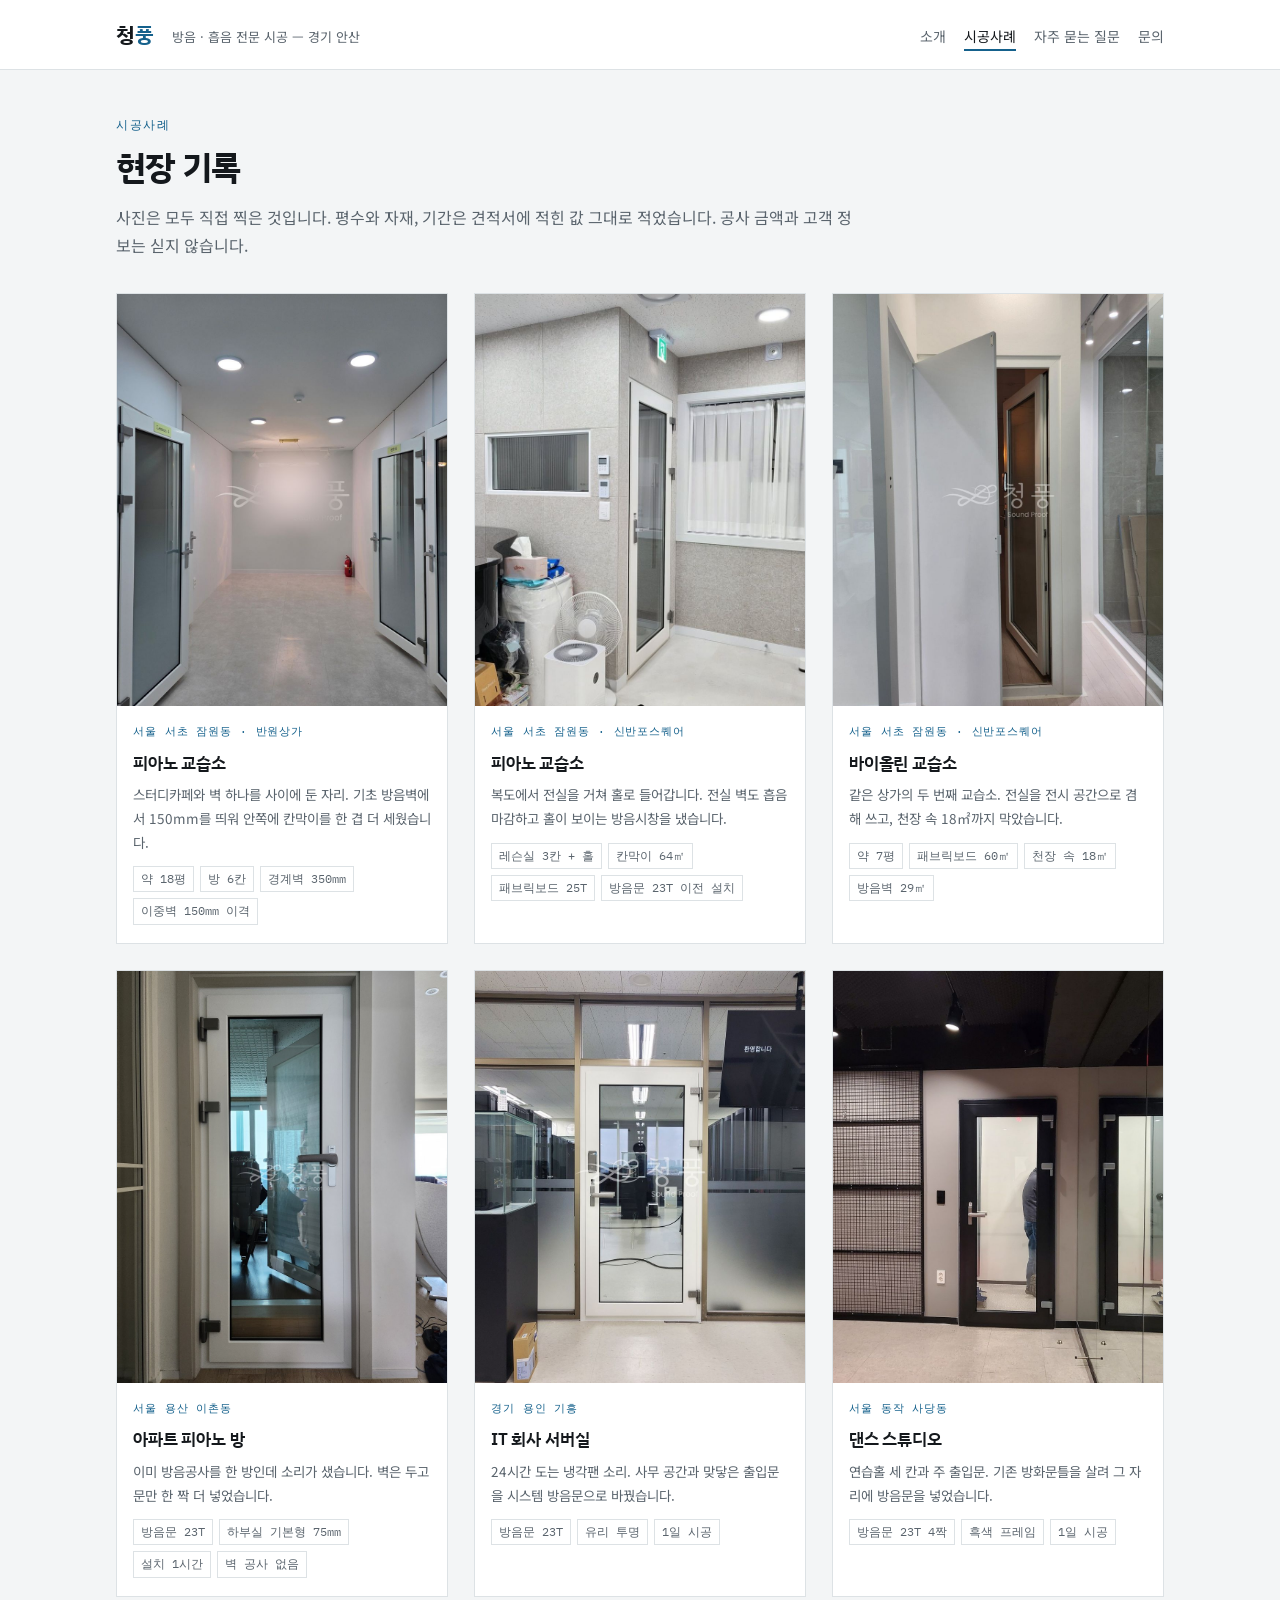
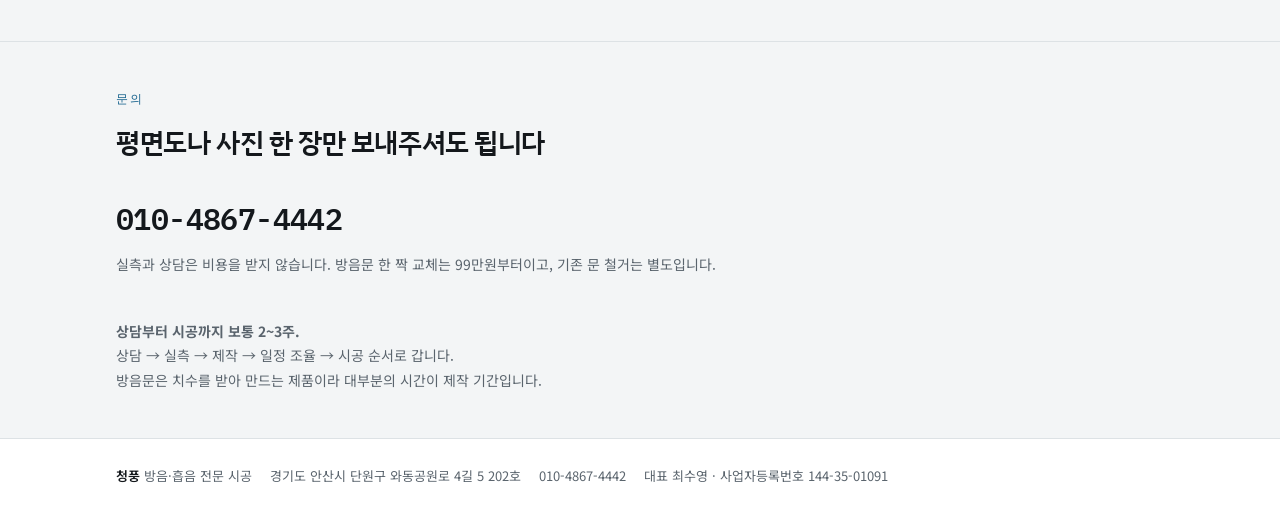
<file: works.html>
<!doctype html><html lang="ko"><head>
<meta charset="utf-8">
<meta name="viewport" content="width=device-width,initial-scale=1,viewport-fit=cover">
<meta name="claude:viewport-fit-sides" content="cover">
<title>시공사례 — 청풍</title>
<link rel="canonical" href="https://chpoong.co.kr/works.html">
<meta property="og:type" content="website">
<meta property="og:site_name" content="청풍">
<meta property="og:locale" content="ko_KR">
<meta property="og:title" content="시공사례 — 청풍">
<meta property="og:description" content="청풍이 직접 실측하고 시공한 방음·흡음 현장 기록입니다.">
<meta property="og:url" content="https://chpoong.co.kr/works.html">
<meta property="og:image" content="https://chpoong.co.kr/img/banwon-hero.jpg">
<meta name="twitter:card" content="summary_large_image">
<meta name="description" content="청풍이 직접 실측하고 시공한 방음·흡음 현장 기록입니다.">
<link rel="preconnect" href="https://fonts.googleapis.com">
<link rel="preconnect" href="https://fonts.gstatic.com" crossorigin>
<link rel="stylesheet" href="https://fonts.googleapis.com/css2?family=IBM+Plex+Mono:wght@400;600&family=IBM+Plex+Sans+KR:wght@400;600;700&family=Noto+Sans+KR:wght@400;500&display=swap">
<link rel="stylesheet" href="style.css">

</head><body>
<header class="site-head"><div class="wrap">
<a class="brand" href="index.html">청<span>풍</span></a>
<span class="tag">방음 · 흡음 전문 시공 — 경기 안산</span>
<nav class="nav"><a href="index.html">소개</a><a href="works.html" aria-current="page">시공사례</a><a href="faq.html">자주 묻는 질문</a><a href="#contact">문의</a></nav>
</div></header>
<div class="detail"><div class="wrap">
<p class="eyebrow">시공사례</p>
<h1>현장 기록</h1>
<p class="lead">사진은 모두 직접 찍은 것입니다. 평수와 자재, 기간은 견적서에 적힌 값 그대로 적었습니다.
공사 금액과 고객 정보는 싣지 않습니다.</p>
<div class="cases" style="margin-top:34px"><a class="case" href="case-banwon.html"><img src="img/banwon-hero.jpg" alt="피아노 교습소 시공 사진" loading="lazy">
<div class="body"><p class="where">서울 서초 잠원동 · 반원상가</p><h3>피아노 교습소</h3>
<p>스터디카페와 벽 하나를 사이에 둔 자리. 기초 방음벽에서 150mm를 띄워 안쪽에 칸막이를 한 겹 더 세웠습니다.</p><ul><li>약 18평</li><li>방 6칸</li><li>경계벽 350mm</li><li>이중벽 150mm 이격</li></ul></div></a><a class="case" href="case-thepiano.html"><img src="img/thepiano.jpg" alt="피아노 교습소 시공 사진" loading="lazy">
<div class="body"><p class="where">서울 서초 잠원동 · 신반포스퀘어</p><h3>피아노 교습소</h3>
<p>복도에서 전실을 거쳐 홀로 들어갑니다. 전실 벽도 흡음 마감하고 홀이 보이는 방음시창을 냈습니다.</p><ul><li>레슨실 3칸 + 홀</li><li>칸막이 64㎡</li><li>패브릭보드 25T</li><li>방음문 23T 이전 설치</li></ul></div></a><a class="case" href="case-violin.html"><img src="img/violin.jpg" alt="바이올린 교습소 시공 사진" loading="lazy">
<div class="body"><p class="where">서울 서초 잠원동 · 신반포스퀘어</p><h3>바이올린 교습소</h3>
<p>같은 상가의 두 번째 교습소. 전실을 전시 공간으로 겸해 쓰고, 천장 속 18㎡까지 막았습니다.</p><ul><li>약 7평</li><li>패브릭보드 60㎡</li><li>천장 속 18㎡</li><li>방음벽 29㎡</li></ul></div></a><a class="case" href="case-ichon.html"><img src="img/ichon.jpg" alt="아파트 피아노 방 시공 사진" loading="lazy">
<div class="body"><p class="where">서울 용산 이촌동</p><h3>아파트 피아노 방</h3>
<p>이미 방음공사를 한 방인데 소리가 샜습니다. 벽은 두고 문만 한 짝 더 넣었습니다.</p><ul><li>방음문 23T</li><li>하부실 기본형 75mm</li><li>설치 1시간</li><li>벽 공사 없음</li></ul></div></a><a class="case" href="case-server.html"><img src="img/server.jpg" alt="IT 회사 서버실 시공 사진" loading="lazy">
<div class="body"><p class="where">경기 용인 기흥</p><h3>IT 회사 서버실</h3>
<p>24시간 도는 냉각팬 소리. 사무 공간과 맞닿은 출입문을 시스템 방음문으로 바꿨습니다.</p><ul><li>방음문 23T</li><li>유리 투명</li><li>1일 시공</li></ul></div></a><a class="case" href="case-dance.html"><img src="img/dance.jpg" alt="댄스 스튜디오 시공 사진" loading="lazy">
<div class="body"><p class="where">서울 동작 사당동</p><h3>댄스 스튜디오</h3>
<p>연습홀 세 칸과 주 출입문. 기존 방화문틀을 살려 그 자리에 방음문을 넣었습니다.</p><ul><li>방음문 23T 4짝</li><li>흑색 프레임</li><li>1일 시공</li></ul></div></a></div>
</div></div>
<section class="contact" id="contact"><div class="wrap">
<p class="eyebrow">문의</p>
<h2>평면도나 사진 한 장만 보내주셔도 됩니다</h2>
<div class="row">
<div><p class="tel">010-4867-4442</p>
<p class="note">실측과 상담은 비용을 받지 않습니다. 방음문 한 짝 교체는 99만원부터이고, 기존 문 철거는 별도입니다.</p></div>
<div><p class="note"><b>상담부터 시공까지 보통 2~3주.</b><br>
상담 → 실측 → 제작 → 일정 조율 → 시공 순서로 갑니다.<br>
방음문은 치수를 받아 만드는 제품이라 대부분의 시간이 제작 기간입니다.</p></div>
</div></div></section>
<footer><div class="wrap">
<span><b>청풍</b> 방음·흡음 전문 시공</span>
<span>경기도 안산시 단원구 와동공원로 4길 5 202호</span>
<span>010-4867-4442</span>
<span>대표 최수영 · 사업자등록번호 144-35-01091</span>
</div></footer>
</body></html>
</file>
<file: style.css>
/* 레이아웃: 왼쪽 사양 레일 + 오른쪽 사진. 숫자는 전부 모노스페이스(도면·견적서의 단위를 그대로) */
:root{
  --bg:#F3F5F6; --surface:#FFFFFF; --fg:#14181C; --muted:#5A646D;
  --line:#DDE2E5; --accent:#15618C; --fabric:#CFC9BE;
  --font-display:'IBM Plex Sans KR',system-ui,-apple-system,sans-serif;
  --font-body:'Noto Sans KR',system-ui,-apple-system,sans-serif;
  --font-data:'IBM Plex Mono',ui-monospace,SFMono-Regular,monospace;
}
@media (prefers-color-scheme:dark){:root:not([data-theme="light"]){
  --bg:#0F1317; --surface:#171C21; --fg:#E7EBEE; --muted:#9AA5AE;
  --line:#2A3137; --accent:#67B4DC; --fabric:#49443C; color-scheme:dark}}
:root[data-theme="dark"]{
  --bg:#0F1317; --surface:#171C21; --fg:#E7EBEE; --muted:#9AA5AE;
  --line:#2A3137; --accent:#67B4DC; --fabric:#49443C; color-scheme:dark}

*{box-sizing:border-box}
body{margin:0;background:var(--bg);color:var(--fg);
  font-family:var(--font-body);font-size:16px;line-height:1.75;
  -webkit-font-smoothing:antialiased}
.wrap{max-width:1080px;margin:0 auto;
  padding-left:max(16px,env(safe-area-inset-left,0px));
  padding-right:max(16px,env(safe-area-inset-right,0px))}
img{max-width:100%;display:block}
a{color:inherit}

/* 헤더 */
.site-head{border-bottom:1px solid var(--line);background:var(--surface)}
.site-head .wrap{display:flex;align-items:baseline;gap:18px;flex-wrap:wrap;padding-block:16px}
.brand{font-family:var(--font-display);font-weight:700;font-size:21px;letter-spacing:-.01em;
  text-decoration:none}
.brand span{color:var(--accent)}
.tag{font-size:13px;color:var(--muted)}
.nav{margin-left:auto;display:flex;gap:18px;font-size:14px}
.nav a{color:var(--muted);text-decoration:none;padding-block:2px}
.nav a:hover,.nav a[aria-current]{color:var(--fg);box-shadow:inset 0 -2px var(--accent)}

/* 히어로 */
.hero .wrap{padding-block:56px 44px;display:grid;gap:36px;
  grid-template-columns:minmax(0,1.05fr) minmax(0,1fr);align-items:center}
.hero h1{font-family:var(--font-display);font-weight:700;font-size:clamp(28px,4.4vw,42px);
  line-height:1.3;letter-spacing:-.02em;margin:0 0 18px;text-wrap:balance}
.hero p{margin:0;color:var(--muted);max-width:40em}
.hero figure{margin:0}
.hero img{border-radius:2px;aspect-ratio:3/4;object-fit:cover;max-width:100%}

/* 숫자 줄 */
.facts{display:flex;gap:28px;flex-wrap:wrap;margin-top:26px;padding-top:22px;
  border-top:1px solid var(--line)}
.facts div{min-width:0}
.facts b{display:block;font-family:var(--font-data);font-size:24px;font-weight:600;
  font-variant-numeric:tabular-nums;letter-spacing:-.02em}
.facts span{font-size:13px;color:var(--muted)}

/* 섹션 */
section{border-top:1px solid var(--line)}
section .wrap{padding-block:48px}
.eyebrow{font-family:var(--font-data);font-size:12px;letter-spacing:.14em;
  text-transform:uppercase;color:var(--accent);margin:0 0 10px}
h2{font-family:var(--font-display);font-weight:600;font-size:clamp(21px,2.6vw,27px);
  letter-spacing:-.015em;margin:0 0 26px;text-wrap:balance}
h3{font-family:var(--font-display);font-weight:600;font-size:17px;margin:0 0 6px;
  letter-spacing:-.01em}

/* 분야 */
.fields{display:grid;gap:1px;background:var(--line);border:1px solid var(--line)}
@media(min-width:720px){.fields{grid-template-columns:repeat(2,minmax(0,1fr))}}
.fields > div{background:var(--surface);padding:22px 20px}
.fields p{margin:0;font-size:14px;color:var(--muted)}

/* 사례 카드 */
.cases{display:grid;gap:26px}
@media(min-width:600px){.cases{grid-template-columns:repeat(2,minmax(0,1fr))}}
@media(min-width:900px){.cases{grid-template-columns:repeat(3,minmax(0,1fr))}}
.case{background:var(--surface);border:1px solid var(--line);min-width:0;
  text-decoration:none;display:flex;flex-direction:column}
.case img{aspect-ratio:4/5;object-fit:cover;width:100%}
.case .body{padding:16px 16px 18px}
.case .where{font-family:var(--font-data);font-size:11px;letter-spacing:.08em;
  text-transform:uppercase;color:var(--accent);margin:0 0 6px}
.case p{margin:4px 0 0;font-size:13.5px;color:var(--muted)}
.case ul{list-style:none;margin:12px 0 0;padding:0;display:flex;flex-wrap:wrap;gap:6px}
.case li{font-family:var(--font-data);font-size:11.5px;color:var(--muted);
  border:1px solid var(--line);padding:2px 7px;font-variant-numeric:tabular-nums}

/* 사양 레일 + 사진 (상세) */
.detail .wrap{padding-block:44px}
.detail h1{font-family:var(--font-display);font-weight:700;letter-spacing:-.02em;
  font-size:clamp(24px,3.6vw,34px);line-height:1.3;margin:0 0 14px;text-wrap:balance}
.lead{color:var(--muted);max-width:46em;margin:0}
.split{display:grid;gap:34px;margin-top:34px}
@media(min-width:860px){.split{grid-template-columns:260px minmax(0,1fr);align-items:start}}
.spec{background:var(--surface);border:1px solid var(--line);padding:18px 18px 20px;
  position:sticky;top:18px}
.spec h2{font-size:13px;font-family:var(--font-data);letter-spacing:.12em;
  text-transform:uppercase;color:var(--accent);margin:0 0 14px}
.spec dl{margin:0;display:grid;grid-template-columns:auto minmax(0,1fr);gap:9px 14px;
  font-size:13px}
.spec dt{color:var(--muted);white-space:nowrap}
.spec dd{margin:0;font-family:var(--font-data);font-variant-numeric:tabular-nums;
  word-break:keep-all}
.shots{display:grid;gap:22px;min-width:0}
@media(min-width:620px){.shots{grid-template-columns:repeat(2,minmax(0,1fr))}}
.shots figure{margin:0;min-width:0}
.shots img{width:100%;aspect-ratio:4/3;object-fit:cover}
.shots figcaption{font-size:13px;color:var(--muted);margin-top:8px}
.shots .wide{grid-column:1/-1}
.shots .wide img{aspect-ratio:16/10}

/* 연락 */
.contact .wrap{padding-block:46px}
.contact .row{display:flex;gap:34px;flex-wrap:wrap;align-items:flex-start}
.contact .row > div{min-width:0}
.tel{font-family:var(--font-data);font-size:clamp(22px,3.4vw,30px);font-weight:600;
  letter-spacing:-.02em;font-variant-numeric:tabular-nums;margin:0}
.note{font-size:14px;color:var(--muted);margin:8px 0 0}

/* 푸터 */
footer{border-top:1px solid var(--line);background:var(--surface)}
footer .wrap{padding-block:26px;font-size:13px;color:var(--muted);
  display:flex;gap:18px;flex-wrap:wrap}
footer b{font-weight:600;color:var(--fg)}

/* FAQ */
.faq-group{margin-top:38px}
.faq-group > h2{font-size:15px;font-family:var(--font-data);letter-spacing:.1em;
  text-transform:uppercase;color:var(--accent);margin:0 0 16px;
  padding-bottom:10px;border-bottom:1px solid var(--line)}
.qa{border-bottom:1px solid var(--line)}
.qa summary{cursor:pointer;list-style:none;padding:15px 30px 15px 0;position:relative;
  font-family:var(--font-display);font-weight:600;font-size:15.5px;letter-spacing:-.01em}
.qa summary::-webkit-details-marker{display:none}
.qa summary::after{content:"+";position:absolute;right:4px;top:13px;
  font-family:var(--font-data);font-size:19px;color:var(--accent);line-height:1}
.qa[open] summary::after{content:"2"}
.qa summary:focus-visible{outline:2px solid var(--accent);outline-offset:2px}
.qa p{margin:0 0 18px;color:var(--muted);font-size:14.5px;max-width:52em}

@media(max-width:719px){
  .hero .wrap{grid-template-columns:1fr;padding-block:36px 32px}
  .spec{position:static}
}
.note-box{margin-top:30px;padding:20px 22px;border:1px solid var(--line);
  border-left:3px solid var(--accent);background:var(--surface);border-radius:4px}
.note-box p{margin:0;color:var(--muted);font-size:.95rem;line-height:1.75}
.note-box b{color:var(--fg)}
@media (prefers-reduced-motion:reduce){*{animation:none!important;transition:none!important}}
</file>
